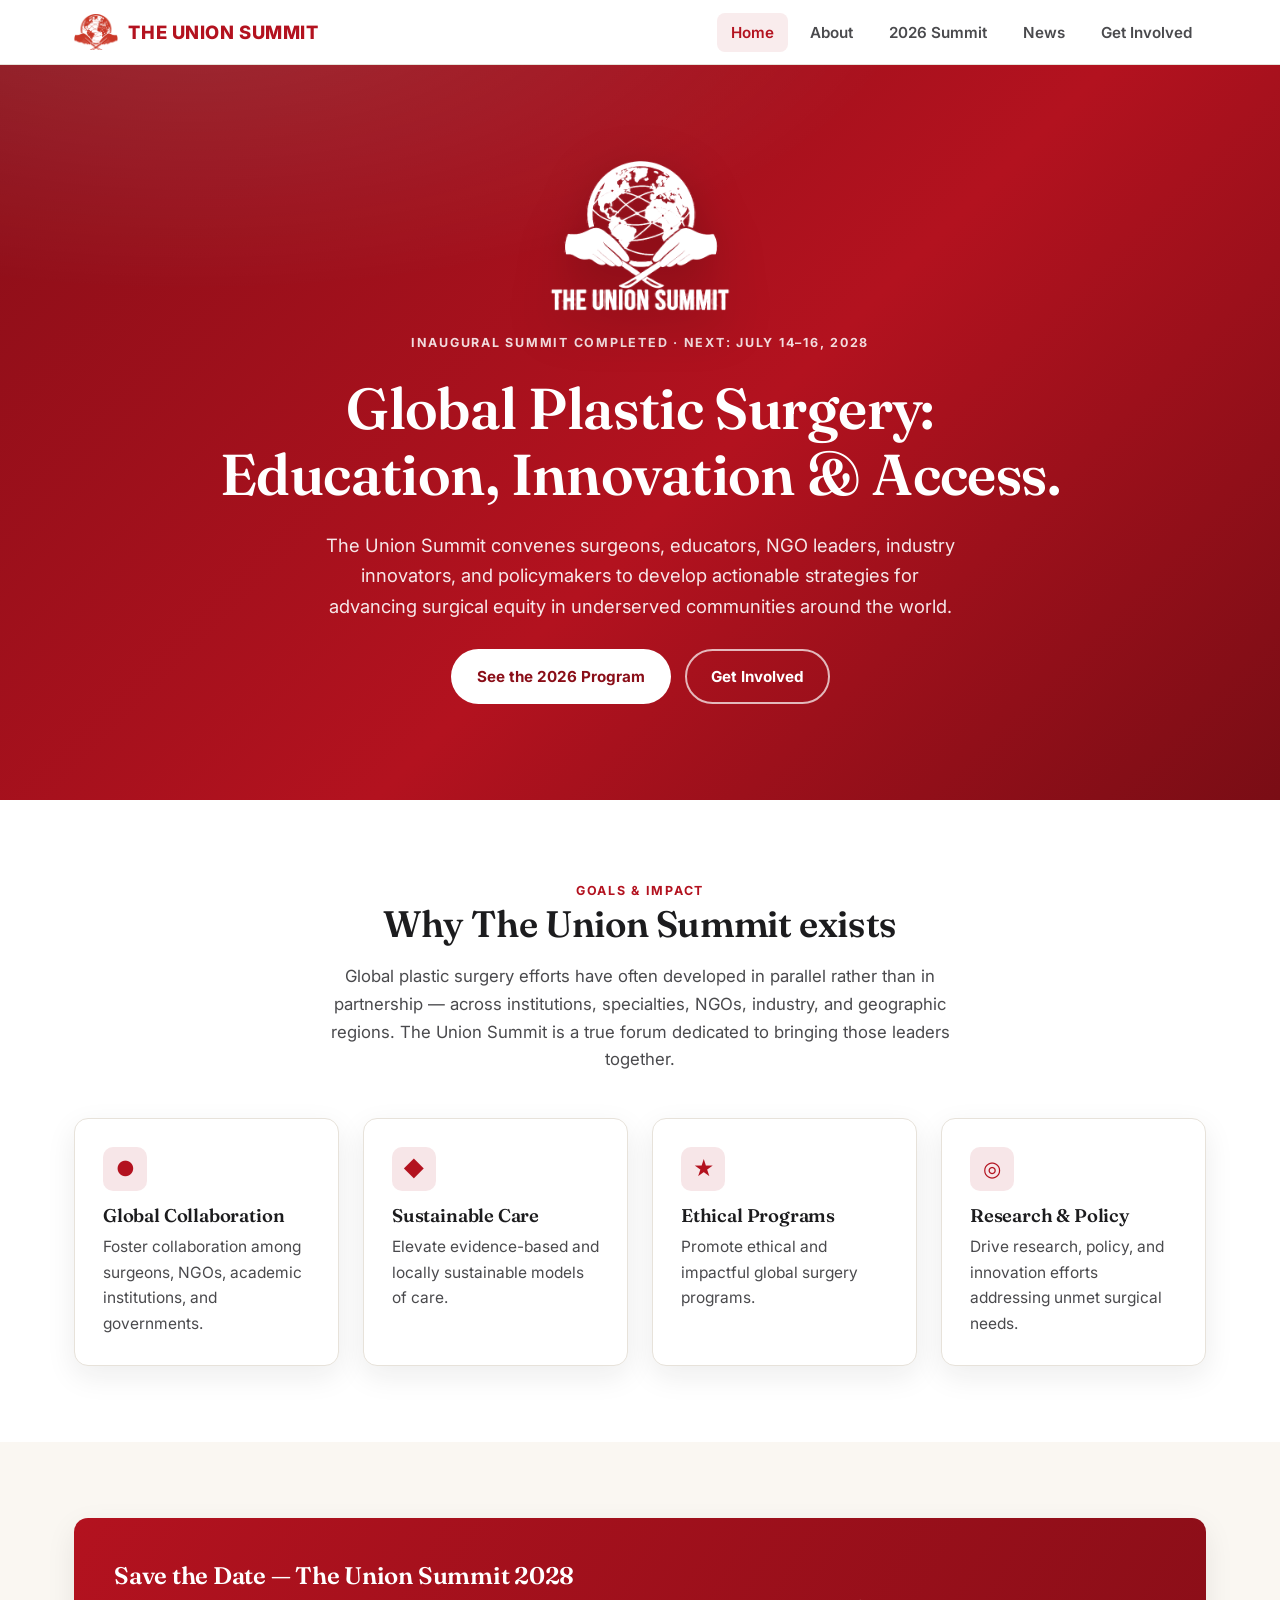
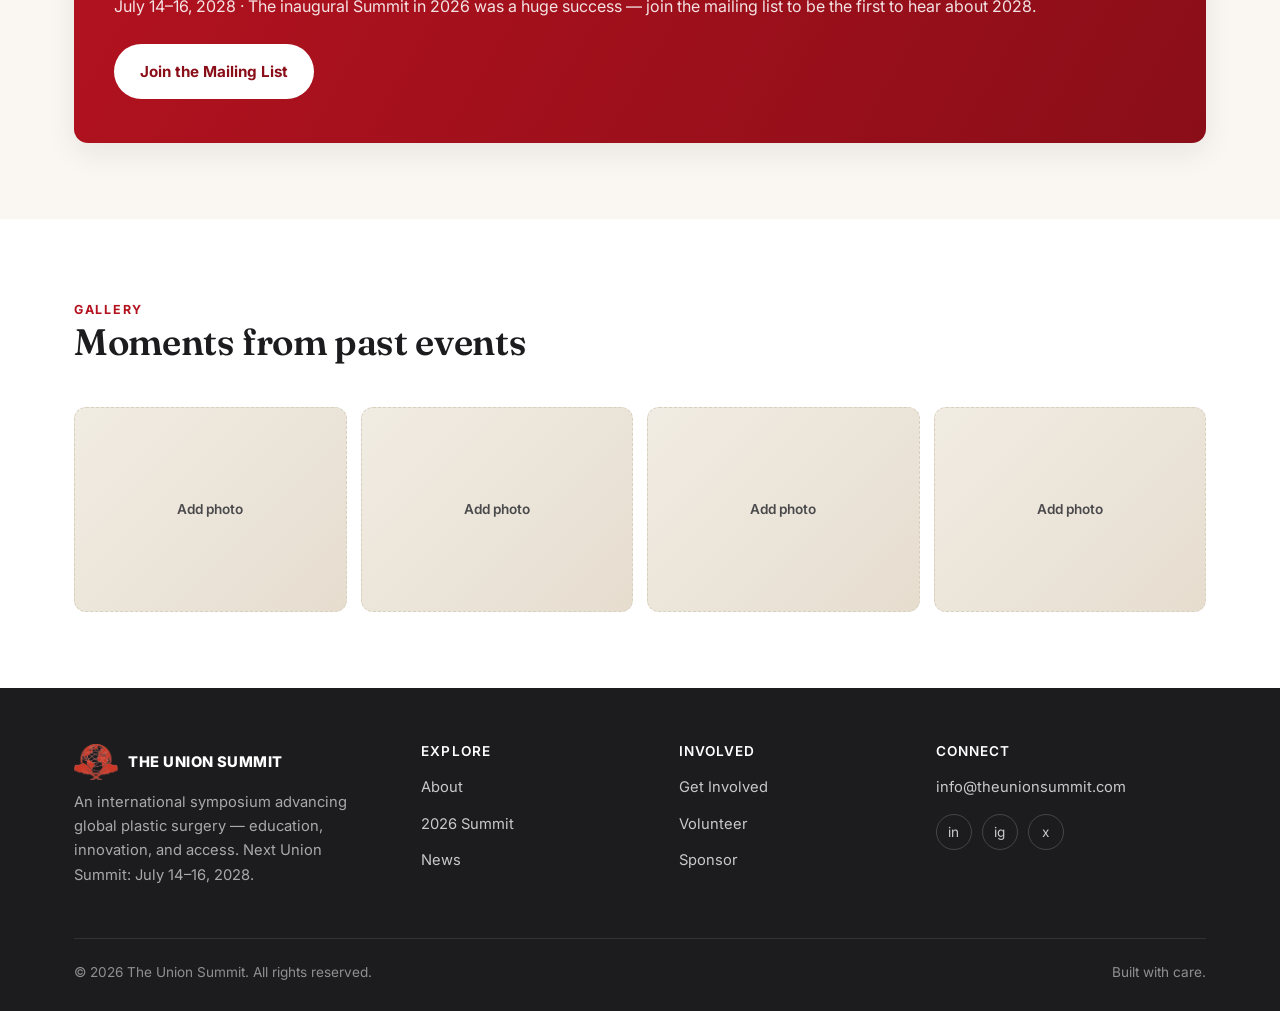
<file: index.html>
<!DOCTYPE html>
<html lang="en">
<head>
<meta charset="UTF-8">
<meta name="viewport" content="width=device-width, initial-scale=1.0">
<title>The Union Summit 2026 — Global Plastic Surgery: Education, Innovation &amp; Access</title>
<meta name="description" content="The Union Summit convenes surgeons, educators, NGO leaders, industry innovators, and policymakers to advance global plastic surgery. The inaugural Summit was held July 2026 in Madison, Wisconsin; the next is July 14–16, 2028.">
<link rel="icon" href="favicon.png" type="image/png">
<link rel="preconnect" href="https://fonts.googleapis.com">
<link href="https://fonts.googleapis.com/css2?family=Fraunces:wght@500;600;700&family=Inter:wght@400;500;600;700&display=swap" rel="stylesheet">
<link rel="stylesheet" href="style.css">
</head>
<body>

<header class="site-header">
  <div class="nav-wrap">
    <a href="index.html" class="brand">
      <img src="logo-icon.png" alt="The Union Summit logo" class="brand-mark">
      The Union Summit
    </a>
    <button class="nav-toggle" aria-label="Toggle menu" aria-expanded="false">
      <span></span><span></span><span></span>
    </button>
    <ul class="nav-links">
      <li><a href="index.html" aria-current="page">Home</a></li>
      <li><a href="about.html">About</a></li>
      <li><a href="summit2026.html">2026 Summit</a></li>
      <li><a href="news.html">News</a></li>
      <li><a href="get-involved.html">Get Involved</a></li>
    </ul>
  </div>
</header>

<section class="hero">
  <div class="container">
    <div class="hero-logo-plain">
      <img src="logo-white.png" alt="The Union Summit">
    </div>
    <span class="eyebrow">Inaugural Summit Completed · Next: July 14–16, 2028</span>
    <h1>Global Plastic Surgery: Education, Innovation &amp; Access.</h1>
    <p class="lede">The Union Summit convenes surgeons, educators, NGO leaders, industry innovators, and policymakers to develop actionable strategies for advancing surgical equity in underserved communities around the world.</p>
    <div class="hero-actions">
      <a href="summit2026.html" class="btn btn-primary">See the 2026 Program</a>
      <a href="get-involved.html" class="btn btn-outline">Get Involved</a>
    </div>
  </div>
</section>

<section class="section">
  <div class="container">
    <div class="section-head center">
      <span class="eyebrow" style="color:var(--red)">Goals &amp; Impact</span>
      <h2>Why The Union Summit exists</h2>
      <p>Global plastic surgery efforts have often developed in parallel rather than in partnership — across institutions, specialties, NGOs, industry, and geographic regions. The Union Summit is a true forum dedicated to bringing those leaders together.</p>
    </div>
    <div class="grid grid-4">
      <div class="card">
        <div class="icon">&#9679;</div>
        <h3>Global Collaboration</h3>
        <p>Foster collaboration among surgeons, NGOs, academic institutions, and governments.</p>
      </div>
      <div class="card">
        <div class="icon">&#9670;</div>
        <h3>Sustainable Care</h3>
        <p>Elevate evidence-based and locally sustainable models of care.</p>
      </div>
      <div class="card">
        <div class="icon">&#9733;</div>
        <h3>Ethical Programs</h3>
        <p>Promote ethical and impactful global surgery programs.</p>
      </div>
      <div class="card">
        <div class="icon">&#9678;</div>
        <h3>Research &amp; Policy</h3>
        <p>Drive research, policy, and innovation efforts addressing unmet surgical needs.</p>
      </div>
    </div>
  </div>
</section>

<section class="section section--cream">
  <div class="container">
    <div class="banner">
      <div>
        <h3>Save the Date — The Union Summit 2028</h3>
        <p>July 14–16, 2028 · The inaugural Summit in 2026 was a huge success — join the mailing list to be the first to hear about 2028.</p>
      </div>
      <a href="get-involved.html#mailing-list" class="btn btn-primary">Join the Mailing List</a>
    </div>
  </div>
</section>

<section class="section">
  <div class="container">
    <div class="section-head">
      <span class="eyebrow" style="color:var(--red)">Gallery</span>
      <h2>Moments from past events</h2>
    </div>
    <div class="gallery">
      <div class="ph">Add photo</div>
      <div class="ph">Add photo</div>
      <div class="ph">Add photo</div>
      <div class="ph">Add photo</div>
    </div>
  </div>
</section>

<footer class="site-footer">
  <div class="container">
    <div class="footer-grid">
      <div class="footer-brand">
        <a href="index.html" class="brand" style="color:#fff;margin-bottom:10px;display:flex">
          <img src="logo-icon.png" alt="The Union Summit logo" class="brand-mark"> The Union Summit
        </a>
        <p>An international symposium advancing global plastic surgery — education, innovation, and access. Next Union Summit: July 14–16, 2028.</p>
      </div>
      <div>
        <h4>Explore</h4>
        <ul>
          <li><a href="about.html">About</a></li>
          <li><a href="summit2026.html">2026 Summit</a></li>
          <li><a href="news.html">News</a></li>
        </ul>
      </div>
      <div>
        <h4>Involved</h4>
        <ul>
          <li><a href="get-involved.html">Get Involved</a></li>
          <li><a href="get-involved.html#volunteer">Volunteer</a></li>
          <li><a href="get-involved.html#sponsor">Sponsor</a></li>
        </ul>
      </div>
      <div>
        <h4>Connect</h4>
        <ul>
          <li><a href="mailto:info@theunionsummit.com">info@theunionsummit.com</a></li>
        </ul>
        <div class="social-row" style="margin-top:14px">
          <a href="#" aria-label="LinkedIn">in</a>
          <a href="#" aria-label="Instagram">ig</a>
          <a href="#" aria-label="X">x</a>
        </div>
      </div>
    </div>
    <div class="footer-bottom">
      <span>&copy; 2026 The Union Summit. All rights reserved.</span>
      <span>Built with care.</span>
    </div>
  </div>
</footer>

<script src="script.js"></script>
</body>
</html>
</file>
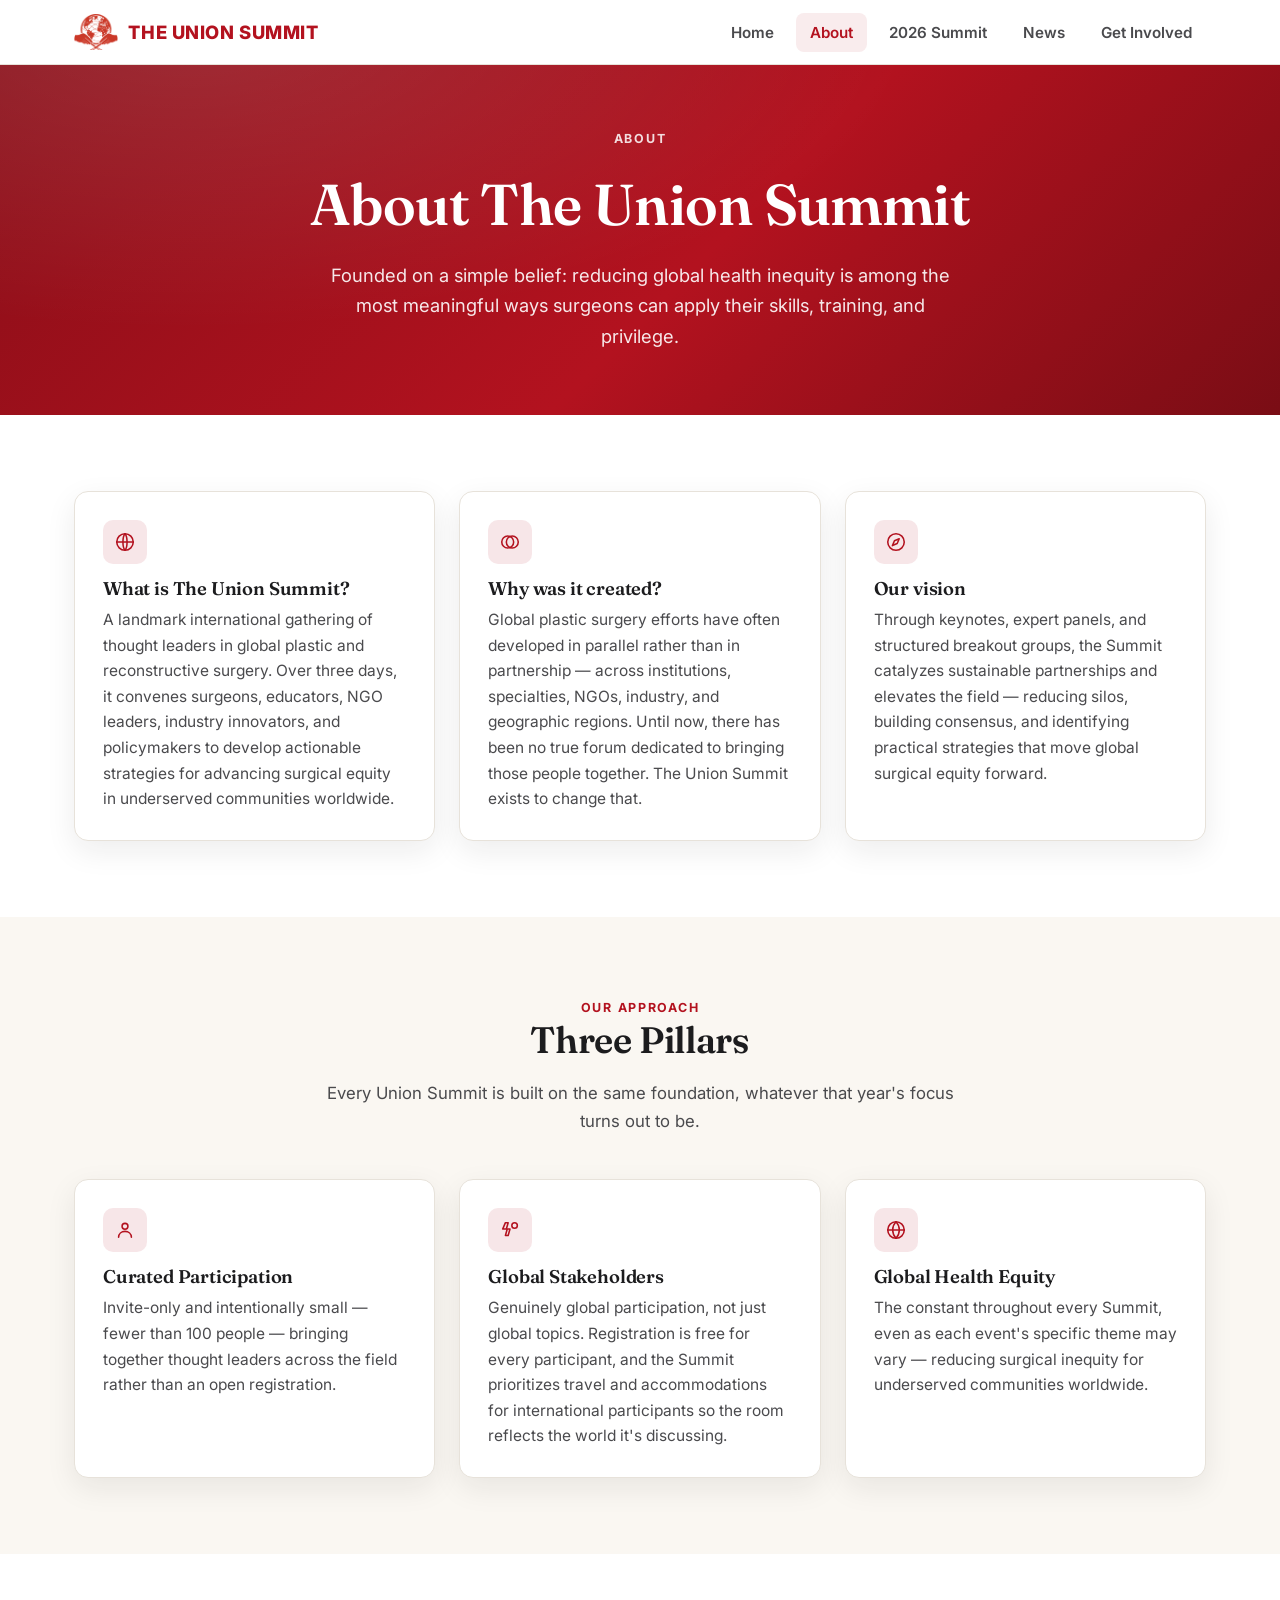
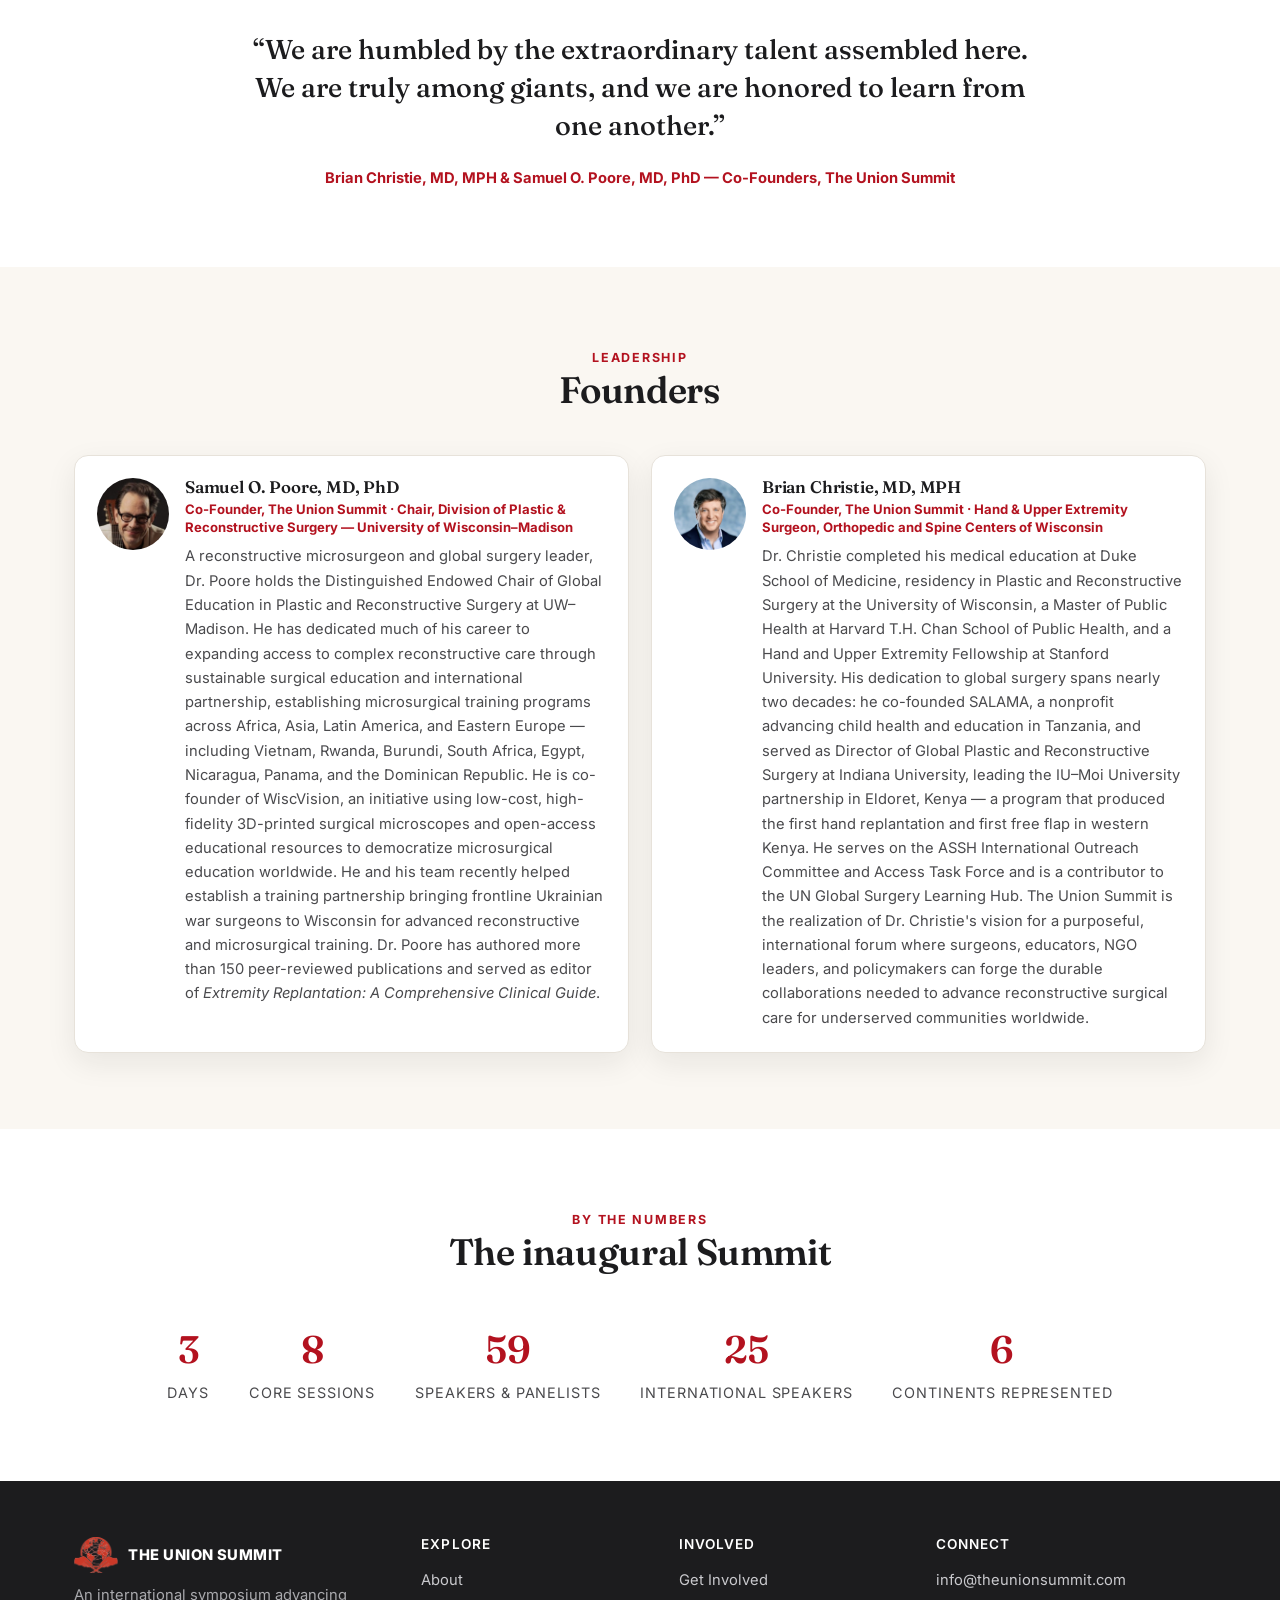
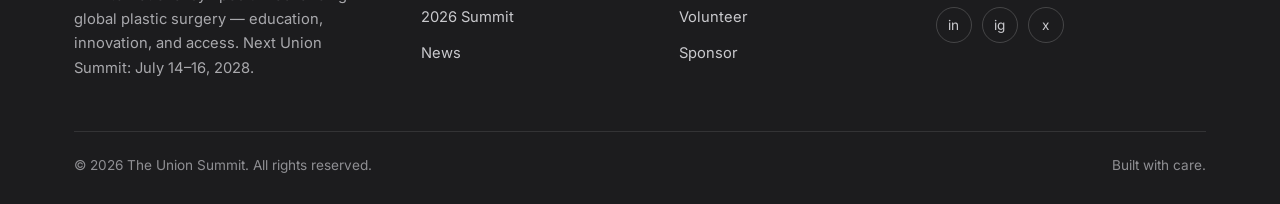
<file: about.html>
<!DOCTYPE html>
<html lang="en">
<head>
<meta charset="UTF-8">
<meta name="viewport" content="width=device-width, initial-scale=1.0">
<title>About — The Union Summit 2026</title>
<meta name="description" content="Why The Union Summit was created, what it aims to achieve, and the co-founders behind it.">
<link rel="icon" href="favicon.png" type="image/png">
<link rel="preconnect" href="https://fonts.googleapis.com">
<link href="https://fonts.googleapis.com/css2?family=Fraunces:wght@500;600;700&family=Inter:wght@400;500;600;700&display=swap" rel="stylesheet">
<link rel="stylesheet" href="style.css">
</head>
<body>

<header class="site-header">
  <div class="nav-wrap">
    <a href="index.html" class="brand">
      <img src="logo-icon.png" alt="The Union Summit logo" class="brand-mark">
      The Union Summit
    </a>
    <button class="nav-toggle" aria-label="Toggle menu" aria-expanded="false">
      <span></span><span></span><span></span>
    </button>
    <ul class="nav-links">
      <li><a href="index.html">Home</a></li>
      <li><a href="about.html" aria-current="page">About</a></li>
      <li><a href="summit2026.html">2026 Summit</a></li>
      <li><a href="news.html">News</a></li>
      <li><a href="get-involved.html">Get Involved</a></li>
    </ul>
  </div>
</header>

<section class="hero hero--sm">
  <div class="container">
    <span class="eyebrow">About</span>
    <h1>About The Union Summit</h1>
    <p class="lede">Founded on a simple belief: reducing global health inequity is among the most meaningful ways surgeons can apply their skills, training, and privilege.</p>
  </div>
</section>

<section class="section">
  <div class="container">
    <div class="grid grid-3">
      <div class="card">
        <div class="icon">
          <svg width="22" height="22" viewBox="0 0 24 24" fill="none" stroke="currentColor" stroke-width="1.7" stroke-linecap="round"><circle cx="12" cy="12" r="9"/><path d="M3 12h18"/><path d="M12 3c3 3.2 3 14.8 0 18M12 3c-3 3.2-3 14.8 0 18" fill="none"/></svg>
        </div>
        <h3>What is The Union Summit?</h3>
        <p>A landmark international gathering of thought leaders in global plastic and reconstructive surgery. Over three days, it convenes surgeons, educators, NGO leaders, industry innovators, and policymakers to develop actionable strategies for advancing surgical equity in underserved communities worldwide.</p>
      </div>
      <div class="card">
        <div class="icon">
          <svg width="22" height="22" viewBox="0 0 24 24" fill="none" stroke="currentColor" stroke-width="1.7" stroke-linecap="round"><circle cx="9.5" cy="12" r="6.5"/><circle cx="14.5" cy="12" r="6.5"/></svg>
        </div>
        <h3>Why was it created?</h3>
        <p>Global plastic surgery efforts have often developed in parallel rather than in partnership — across institutions, specialties, NGOs, industry, and geographic regions. Until now, there has been no true forum dedicated to bringing those people together. The Union Summit exists to change that.</p>
      </div>
      <div class="card">
        <div class="icon">
          <svg width="22" height="22" viewBox="0 0 24 24" fill="none" stroke="currentColor" stroke-width="1.7" stroke-linecap="round" stroke-linejoin="round"><circle cx="12" cy="12" r="9"/><path d="M15.5 8.5l-2.2 5.2-5.2 2.2 2.2-5.2z"/></svg>
        </div>
        <h3>Our vision</h3>
        <p>Through keynotes, expert panels, and structured breakout groups, the Summit catalyzes sustainable partnerships and elevates the field — reducing silos, building consensus, and identifying practical strategies that move global surgical equity forward.</p>
      </div>
    </div>
  </div>
</section>

<section class="section section--cream">
  <div class="container">
    <div class="section-head center">
      <span class="eyebrow" style="color:var(--red)">Our Approach</span>
      <h2>Three Pillars</h2>
      <p>Every Union Summit is built on the same foundation, whatever that year's focus turns out to be.</p>
    </div>
    <div class="grid grid-3">
      <div class="card">
        <div class="icon">
          <svg width="22" height="22" viewBox="0 0 24 24" fill="none" stroke="currentColor" stroke-width="1.7" stroke-linecap="round" stroke-linejoin="round"><circle cx="12" cy="8" r="3.2"/><path d="M5 20c0-4 3.2-6.5 7-6.5s7 2.5 7 6.5"/></svg>
        </div>
        <h3>Curated Participation</h3>
        <p>Invite-only and intentionally small — fewer than 100 people — bringing together thought leaders across the field rather than an open registration.</p>
      </div>
      <div class="card">
        <div class="icon">
          <svg width="22" height="22" viewBox="0 0 24 24" fill="none" stroke="currentColor" stroke-width="1.7" stroke-linecap="round" stroke-linejoin="round"><path d="M4 11l3-7h3l-2 7h4l-2 7h-3l2-7z"/><circle cx="17" cy="7" r="3"/></svg>
        </div>
        <h3>Global Stakeholders</h3>
        <p>Genuinely global participation, not just global topics. Registration is free for every participant, and the Summit prioritizes travel and accommodations for international participants so the room reflects the world it's discussing.</p>
      </div>
      <div class="card">
        <div class="icon">
          <svg width="22" height="22" viewBox="0 0 24 24" fill="none" stroke="currentColor" stroke-width="1.7" stroke-linecap="round" stroke-linejoin="round"><circle cx="12" cy="12" r="9"/><path d="M12 3a13 13 0 000 18M12 3a13 13 0 010 18M3 12h18"/></svg>
        </div>
        <h3>Global Health Equity</h3>
        <p>The constant throughout every Summit, even as each event's specific theme may vary — reducing surgical inequity for underserved communities worldwide.</p>
      </div>
    </div>
  </div>
</section>

<section class="section">
  <div class="container">
    <div class="pull-quote">
      <blockquote>We are humbled by the extraordinary talent assembled here. We are truly among giants, and we are honored to learn from one another.</blockquote>
      <cite>Brian Christie, MD, MPH &amp; Samuel O. Poore, MD, PhD — Co-Founders, The Union Summit</cite>
    </div>
  </div>
</section>

<section class="section section--cream">
  <div class="container">
    <div class="section-head center">
      <span class="eyebrow" style="color:var(--red)">Leadership</span>
      <h2>Founders</h2>
    </div>
    <div class="people">
      <div class="person">
        <img src="poore.jpg" alt="Samuel O. Poore" class="person-avatar">
        <div>
          <h4>Samuel O. Poore, MD, PhD</h4>
          <div class="person-title">Co-Founder, The Union Summit · Chair, Division of Plastic &amp; Reconstructive Surgery — University of Wisconsin–Madison</div>
          <p class="bio">A reconstructive microsurgeon and global surgery leader, Dr. Poore holds the Distinguished Endowed Chair of Global Education in Plastic and Reconstructive Surgery at UW–Madison. He has dedicated much of his career to expanding access to complex reconstructive care through sustainable surgical education and international partnership, establishing microsurgical training programs across Africa, Asia, Latin America, and Eastern Europe — including Vietnam, Rwanda, Burundi, South Africa, Egypt, Nicaragua, Panama, and the Dominican Republic. He is co-founder of WiscVision, an initiative using low-cost, high-fidelity 3D-printed surgical microscopes and open-access educational resources to democratize microsurgical education worldwide. He and his team recently helped establish a training partnership bringing frontline Ukrainian war surgeons to Wisconsin for advanced reconstructive and microsurgical training. Dr. Poore has authored more than 150 peer-reviewed publications and served as editor of <em>Extremity Replantation: A Comprehensive Clinical Guide</em>.</p>
        </div>
      </div>
      <div class="person">
        <img src="christie.jpg" alt="Brian Christie" class="person-avatar">
        <div>
          <h4>Brian Christie, MD, MPH</h4>
          <div class="person-title">Co-Founder, The Union Summit · Hand &amp; Upper Extremity Surgeon, Orthopedic and Spine Centers of Wisconsin</div>
          <p class="bio">Dr. Christie completed his medical education at Duke School of Medicine, residency in Plastic and Reconstructive Surgery at the University of Wisconsin, a Master of Public Health at Harvard T.H. Chan School of Public Health, and a Hand and Upper Extremity Fellowship at Stanford University. His dedication to global surgery spans nearly two decades: he co-founded SALAMA, a nonprofit advancing child health and education in Tanzania, and served as Director of Global Plastic and Reconstructive Surgery at Indiana University, leading the IU–Moi University partnership in Eldoret, Kenya — a program that produced the first hand replantation and first free flap in western Kenya. He serves on the ASSH International Outreach Committee and Access Task Force and is a contributor to the UN Global Surgery Learning Hub. The Union Summit is the realization of Dr. Christie's vision for a purposeful, international forum where surgeons, educators, NGO leaders, and policymakers can forge the durable collaborations needed to advance reconstructive surgical care for underserved communities worldwide.</p>
        </div>
      </div>
    </div>
  </div>
</section>

<section class="section">
  <div class="container">
    <div class="section-head center">
      <span class="eyebrow" style="color:var(--red)">By the Numbers</span>
      <h2>The inaugural Summit</h2>
    </div>
    <div class="stats">
      <div class="stat"><div class="num">3</div><div class="label">Days</div></div>
      <div class="stat"><div class="num">8</div><div class="label">Core Sessions</div></div>
      <div class="stat"><div class="num">59</div><div class="label">Speakers &amp; Panelists</div></div>
      <div class="stat"><div class="num">25</div><div class="label">International Speakers</div></div>
      <div class="stat"><div class="num">6</div><div class="label">Continents Represented</div></div>
    </div>
  </div>
</section>

<footer class="site-footer">
  <div class="container">
    <div class="footer-grid">
      <div class="footer-brand">
        <a href="index.html" class="brand" style="color:#fff;margin-bottom:10px;display:flex">
          <img src="logo-icon.png" alt="The Union Summit logo" class="brand-mark"> The Union Summit
        </a>
        <p>An international symposium advancing global plastic surgery — education, innovation, and access. Next Union Summit: July 14–16, 2028.</p>
      </div>
      <div>
        <h4>Explore</h4>
        <ul>
          <li><a href="about.html">About</a></li>
          <li><a href="summit2026.html">2026 Summit</a></li>
          <li><a href="news.html">News</a></li>
        </ul>
      </div>
      <div>
        <h4>Involved</h4>
        <ul>
          <li><a href="get-involved.html">Get Involved</a></li>
          <li><a href="get-involved.html#volunteer">Volunteer</a></li>
          <li><a href="get-involved.html#sponsor">Sponsor</a></li>
        </ul>
      </div>
      <div>
        <h4>Connect</h4>
        <ul>
          <li><a href="mailto:info@theunionsummit.com">info@theunionsummit.com</a></li>
        </ul>
        <div class="social-row" style="margin-top:14px">
          <a href="#" aria-label="LinkedIn">in</a>
          <a href="#" aria-label="Instagram">ig</a>
          <a href="#" aria-label="X">x</a>
        </div>
      </div>
    </div>
    <div class="footer-bottom">
      <span>&copy; 2026 The Union Summit. All rights reserved.</span>
      <span>Built with care.</span>
    </div>
  </div>
</footer>

<script src="script.js"></script>
</body>
</html>
</file>
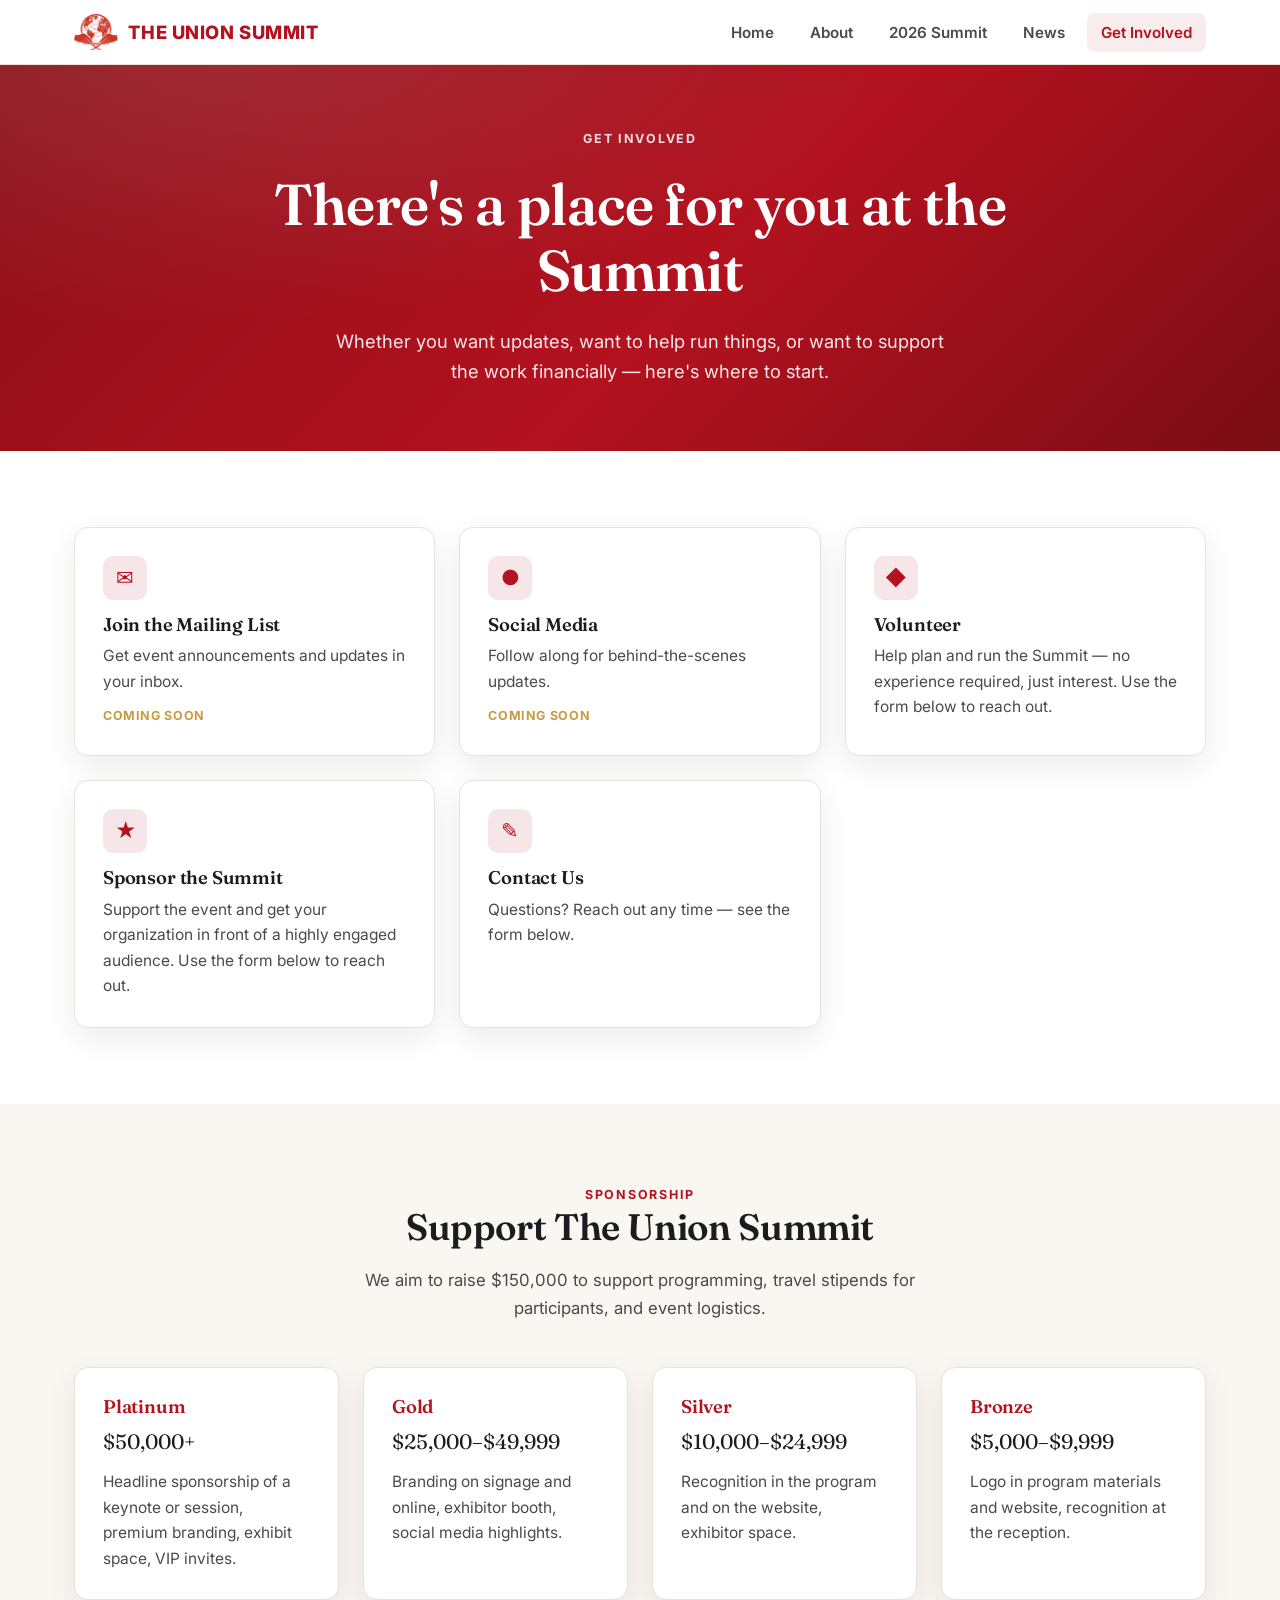
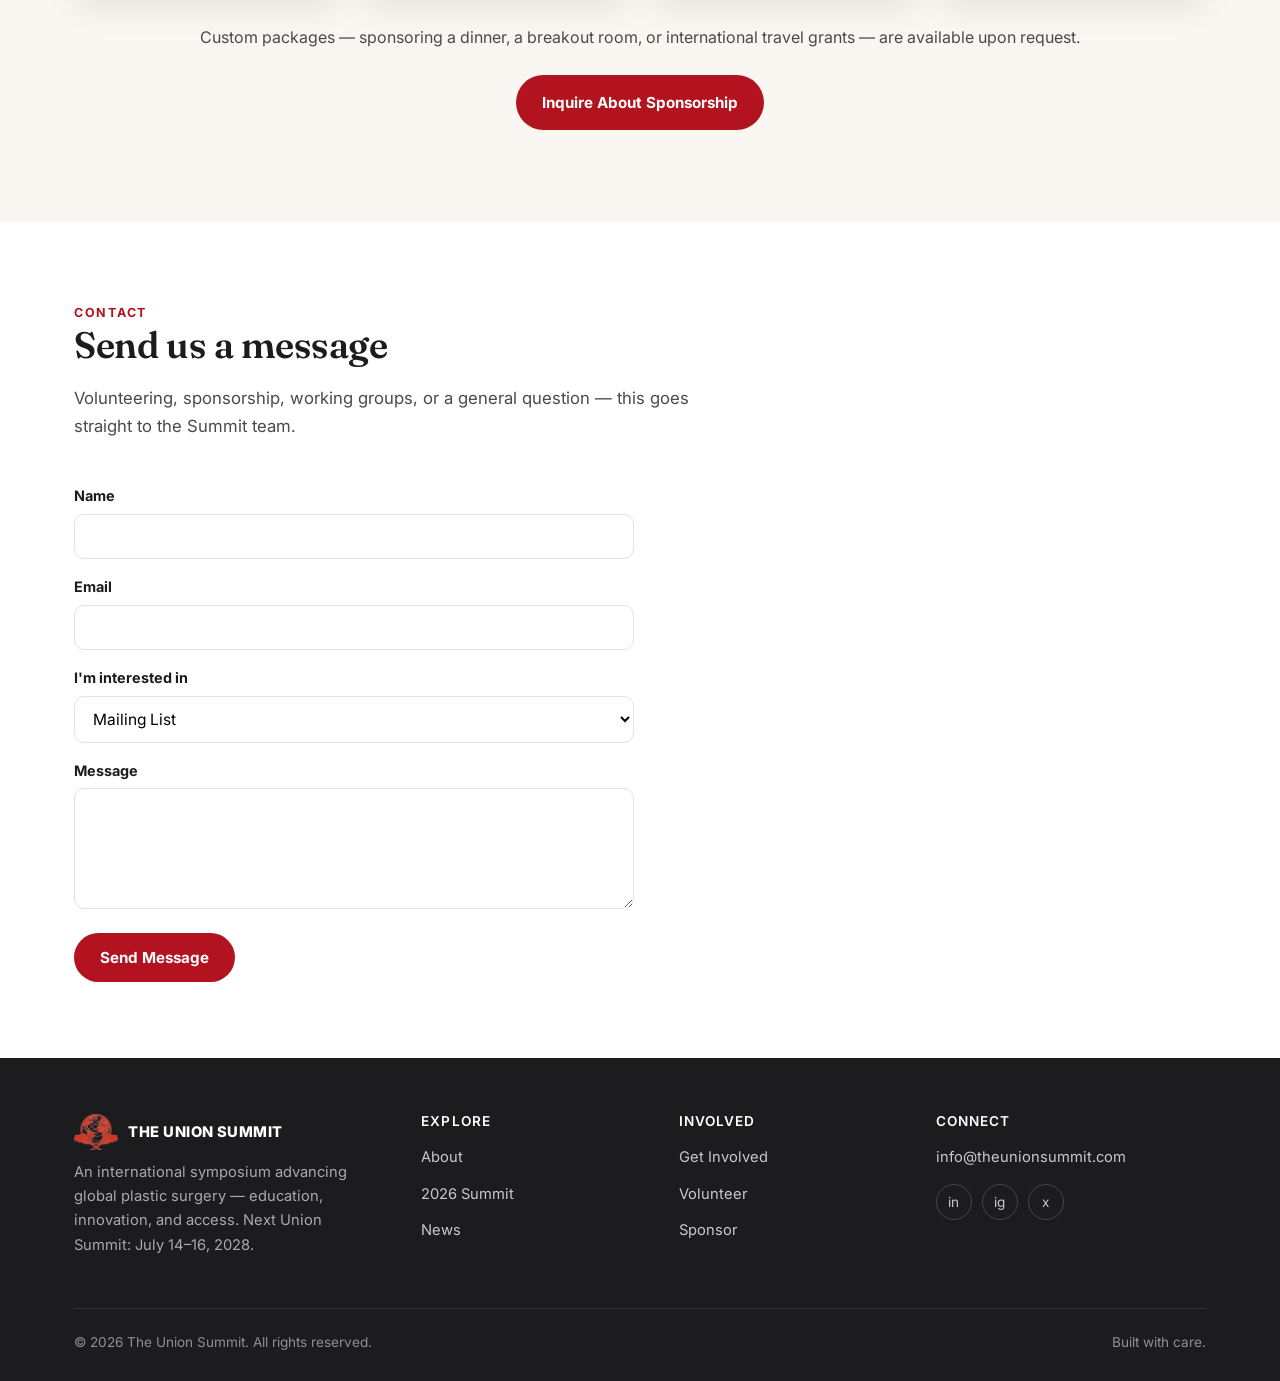
<file: get-involved.html>
<!DOCTYPE html>
<html lang="en">
<head>
<meta charset="UTF-8">
<meta name="viewport" content="width=device-width, initial-scale=1.0">
<title>Get Involved — The Union Summit</title>
<meta name="description" content="Join the mailing list, volunteer, sponsor, or contact The Union Summit team.">
<link rel="icon" href="favicon.png" type="image/png">
<link rel="preconnect" href="https://fonts.googleapis.com">
<link href="https://fonts.googleapis.com/css2?family=Fraunces:wght@500;600;700&family=Inter:wght@400;500;600;700&display=swap" rel="stylesheet">
<link rel="stylesheet" href="style.css">
</head>
<body>

<header class="site-header">
  <div class="nav-wrap">
    <a href="index.html" class="brand">
      <img src="logo-icon.png" alt="The Union Summit logo" class="brand-mark">
      The Union Summit
    </a>
    <button class="nav-toggle" aria-label="Toggle menu" aria-expanded="false">
      <span></span><span></span><span></span>
    </button>
    <ul class="nav-links">
      <li><a href="index.html">Home</a></li>
      <li><a href="about.html">About</a></li>
      <li><a href="summit2026.html">2026 Summit</a></li>
      <li><a href="news.html">News</a></li>
      <li><a href="get-involved.html" aria-current="page">Get Involved</a></li>
    </ul>
  </div>
</header>

<section class="hero hero--sm">
  <div class="container">
    <span class="eyebrow">Get Involved</span>
    <h1>There's a place for you at the Summit</h1>
    <p class="lede">Whether you want updates, want to help run things, or want to support the work financially — here's where to start.</p>
  </div>
</section>

<section class="section">
  <div class="container">
    <div class="grid grid-3">
      <div class="card" id="mailing-list">
        <div class="icon">&#9993;</div>
        <h3>Join the Mailing List</h3>
        <p>Get event announcements and updates in your inbox.</p>
        <span class="placeholder-note">Coming soon</span>
      </div>
      <div class="card">
        <div class="icon">&#9679;</div>
        <h3>Social Media</h3>
        <p>Follow along for behind-the-scenes updates.</p>
        <span class="placeholder-note">Coming soon</span>
      </div>
      <a href="#contact" class="card" id="volunteer" style="text-decoration:none">
        <div class="icon">&#9670;</div>
        <h3>Volunteer</h3>
        <p>Help plan and run the Summit — no experience required, just interest. Use the form below to reach out.</p>
      </a>
      <a href="#contact" class="card" id="sponsor" style="text-decoration:none">
        <div class="icon">&#9733;</div>
        <h3>Sponsor the Summit</h3>
        <p>Support the event and get your organization in front of a highly engaged audience. Use the form below to reach out.</p>
      </a>
      <a href="#contact" class="card" style="text-decoration:none">
        <div class="icon">&#9998;</div>
        <h3>Contact Us</h3>
        <p>Questions? Reach out any time — see the form below.</p>
      </a>
    </div>
  </div>
</section>

<section class="section section--cream">
  <div class="container">
    <div class="section-head center">
      <span class="eyebrow" style="color:var(--red)">Sponsorship</span>
      <h2>Support The Union Summit</h2>
      <p>We aim to raise $150,000 to support programming, travel stipends for participants, and event logistics.</p>
    </div>
    <div class="grid grid-4">
      <div class="card">
        <h3 style="color:var(--red)">Platinum</h3>
        <p style="font-family:var(--font-head);font-size:1.3rem;color:var(--ink);margin-bottom:10px">$50,000+</p>
        <p>Headline sponsorship of a keynote or session, premium branding, exhibit space, VIP invites.</p>
      </div>
      <div class="card">
        <h3 style="color:var(--red)">Gold</h3>
        <p style="font-family:var(--font-head);font-size:1.3rem;color:var(--ink);margin-bottom:10px">$25,000–$49,999</p>
        <p>Branding on signage and online, exhibitor booth, social media highlights.</p>
      </div>
      <div class="card">
        <h3 style="color:var(--red)">Silver</h3>
        <p style="font-family:var(--font-head);font-size:1.3rem;color:var(--ink);margin-bottom:10px">$10,000–$24,999</p>
        <p>Recognition in the program and on the website, exhibitor space.</p>
      </div>
      <div class="card">
        <h3 style="color:var(--red)">Bronze</h3>
        <p style="font-family:var(--font-head);font-size:1.3rem;color:var(--ink);margin-bottom:10px">$5,000–$9,999</p>
        <p>Logo in program materials and website, recognition at the reception.</p>
      </div>
    </div>
    <p class="text-center" style="color:var(--ink-soft);margin-top:24px">Custom packages — sponsoring a dinner, a breakout room, or international travel grants — are available upon request.</p>
    <p class="text-center" style="margin-top:24px"><a href="#contact" class="btn btn-solid">Inquire About Sponsorship</a></p>
  </div>
</section>

<section class="section" id="contact">
  <div class="container">
    <div class="section-head">
      <span class="eyebrow" style="color:var(--red)">Contact</span>
      <h2>Send us a message</h2>
      <p>Volunteering, sponsorship, working groups, or a general question — this goes straight to the Summit team.</p>
    </div>
    <!--
      EDITOR NOTE: this form currently opens the visitor's email app (mailto),
      which is clunky and drops attachments/formatting. To make it submit
      directly from the page to info@theunionsummit.com, connect Formspree
      (free): create a form at formspree.io targeting info@theunionsummit.com,
      then replace the action="mailto:..." line below with:
        action="https://formspree.io/f/YOUR_FORM_ID" method="POST"
      and remove the enctype attribute.
    -->
    <form class="form" action="mailto:info@theunionsummit.com" method="post" enctype="text/plain">
      <label for="name">Name</label>
      <input type="text" id="name" name="name" required>

      <label for="email">Email</label>
      <input type="email" id="email" name="email" required>

      <label for="interest">I'm interested in</label>
      <select id="interest" name="interest">
        <option>Mailing List</option>
        <option>Volunteering</option>
        <option>Sponsorship</option>
        <option>Working Groups</option>
        <option>General Question</option>
      </select>

      <label for="message">Message</label>
      <textarea id="message" name="message" rows="5" required></textarea>

      <button type="submit" class="btn btn-solid">Send Message</button>
    </form>
  </div>
</section>

<footer class="site-footer">
  <div class="container">
    <div class="footer-grid">
      <div class="footer-brand">
        <a href="index.html" class="brand" style="color:#fff;margin-bottom:10px;display:flex">
          <img src="logo-icon.png" alt="The Union Summit logo" class="brand-mark"> The Union Summit
        </a>
        <p>An international symposium advancing global plastic surgery — education, innovation, and access. Next Union Summit: July 14–16, 2028.</p>
      </div>
      <div>
        <h4>Explore</h4>
        <ul>
          <li><a href="about.html">About</a></li>
          <li><a href="summit2026.html">2026 Summit</a></li>
          <li><a href="news.html">News</a></li>
        </ul>
      </div>
      <div>
        <h4>Involved</h4>
        <ul>
          <li><a href="get-involved.html">Get Involved</a></li>
          <li><a href="get-involved.html#volunteer">Volunteer</a></li>
          <li><a href="get-involved.html#sponsor">Sponsor</a></li>
        </ul>
      </div>
      <div>
        <h4>Connect</h4>
        <ul>
          <li><a href="mailto:info@theunionsummit.com">info@theunionsummit.com</a></li>
        </ul>
        <div class="social-row" style="margin-top:14px">
          <a href="#" aria-label="LinkedIn">in</a>
          <a href="#" aria-label="Instagram">ig</a>
          <a href="#" aria-label="X">x</a>
        </div>
      </div>
    </div>
    <div class="footer-bottom">
      <span>&copy; 2026 The Union Summit. All rights reserved.</span>
      <span>Built with care.</span>
    </div>
  </div>
</footer>

<script src="script.js"></script>
</body>
</html>
</file>
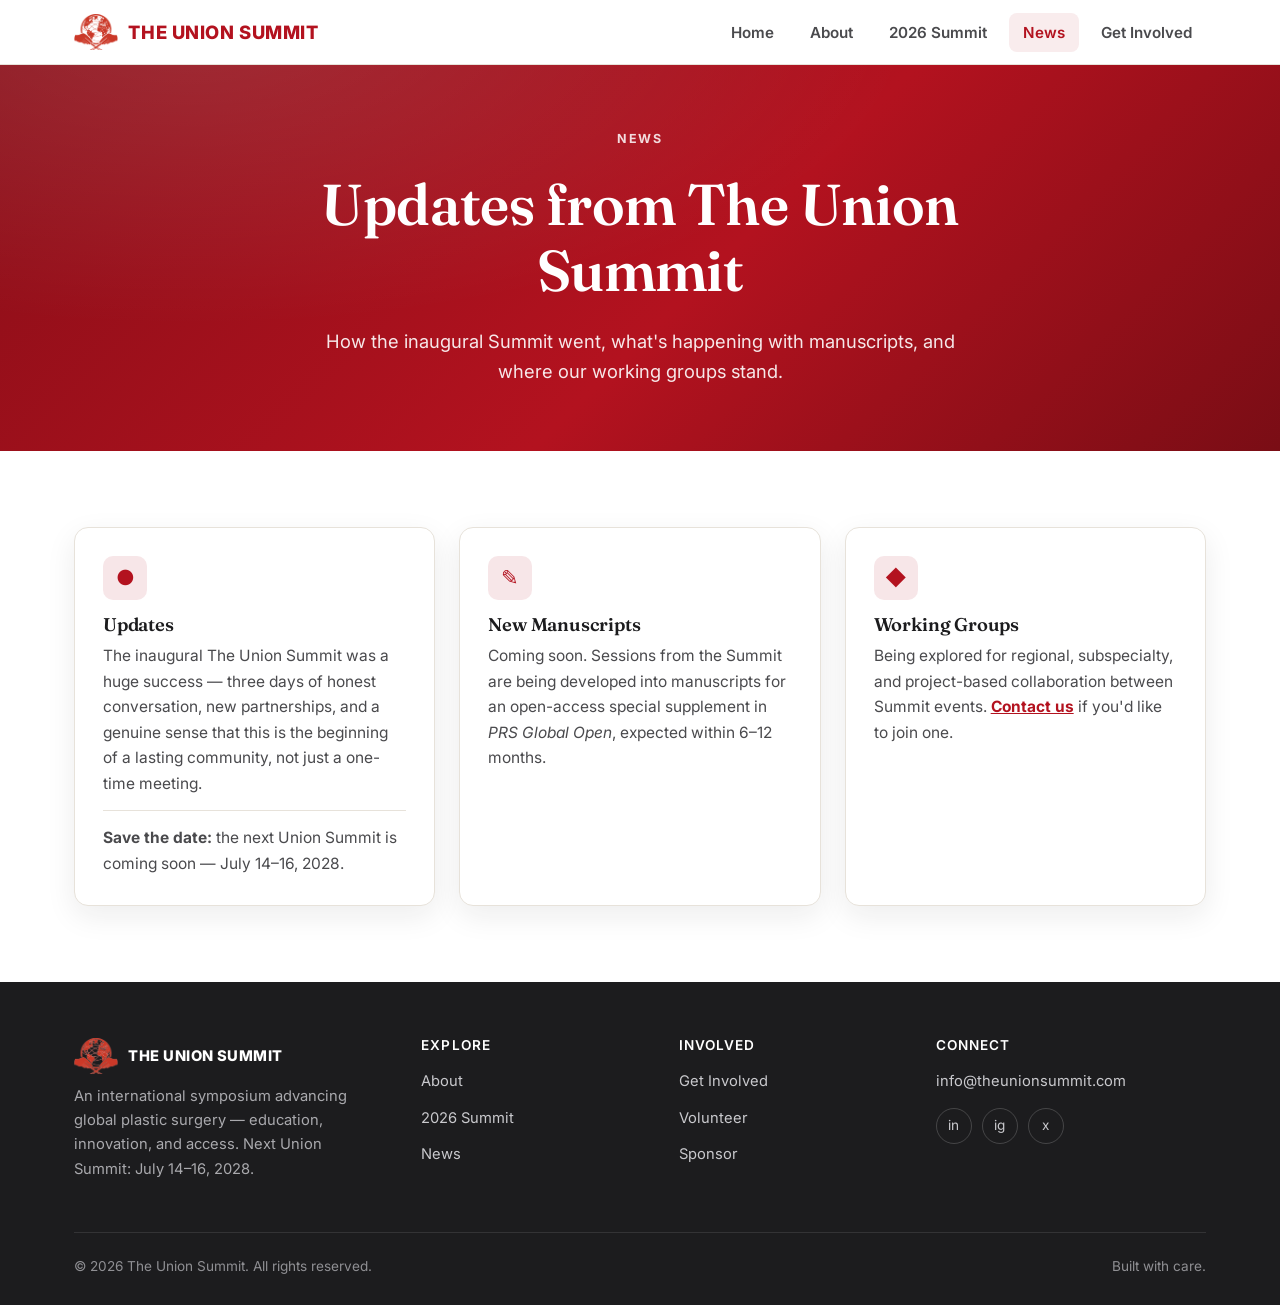
<file: news.html>
<!DOCTYPE html>
<html lang="en">
<head>
<meta charset="UTF-8">
<meta name="viewport" content="width=device-width, initial-scale=1.0">
<title>News — The Union Summit</title>
<meta name="description" content="News from The Union Summit — how the inaugural 2026 event went, upcoming manuscripts, and ongoing working groups.">
<link rel="icon" href="favicon.png" type="image/png">
<link rel="preconnect" href="https://fonts.googleapis.com">
<link href="https://fonts.googleapis.com/css2?family=Fraunces:wght@500;600;700&family=Inter:wght@400;500;600;700&display=swap" rel="stylesheet">
<link rel="stylesheet" href="style.css">
</head>
<body>

<header class="site-header">
  <div class="nav-wrap">
    <a href="index.html" class="brand">
      <img src="logo-icon.png" alt="The Union Summit logo" class="brand-mark">
      The Union Summit
    </a>
    <button class="nav-toggle" aria-label="Toggle menu" aria-expanded="false">
      <span></span><span></span><span></span>
    </button>
    <ul class="nav-links">
      <li><a href="index.html">Home</a></li>
      <li><a href="about.html">About</a></li>
      <li><a href="summit2026.html">2026 Summit</a></li>
      <li><a href="news.html" aria-current="page">News</a></li>
      <li><a href="get-involved.html">Get Involved</a></li>
    </ul>
  </div>
</header>

<section class="hero hero--sm">
  <div class="container">
    <span class="eyebrow">News</span>
    <h1>Updates from The Union Summit</h1>
    <p class="lede">How the inaugural Summit went, what's happening with manuscripts, and where our working groups stand.</p>
  </div>
</section>

<section class="section">
  <div class="container">
    <div class="grid grid-3">
      <div class="card">
        <div class="icon">&#9679;</div>
        <h3>Updates</h3>
        <p>The inaugural The Union Summit was a huge success — three days of honest conversation, new partnerships, and a genuine sense that this is the beginning of a lasting community, not just a one-time meeting.</p>
        <p style="margin-top:14px;padding-top:14px;border-top:1px solid var(--line)"><strong>Save the date:</strong> the next Union Summit is coming soon — July 14–16, 2028.</p>
      </div>
      <div class="card">
        <div class="icon">&#9998;</div>
        <h3>New Manuscripts</h3>
        <p>Coming soon. Sessions from the Summit are being developed into manuscripts for an open-access special supplement in <em>PRS Global Open</em>, expected within 6–12 months.</p>
      </div>
      <div class="card">
        <div class="icon">&#9670;</div>
        <h3>Working Groups</h3>
        <p>Being explored for regional, subspecialty, and project-based collaboration between Summit events. <a href="get-involved.html#contact" style="color:var(--red);font-weight:700">Contact us</a> if you'd like to join one.</p>
      </div>
    </div>
  </div>
</section>

<footer class="site-footer">
  <div class="container">
    <div class="footer-grid">
      <div class="footer-brand">
        <a href="index.html" class="brand" style="color:#fff;margin-bottom:10px;display:flex">
          <img src="logo-icon.png" alt="The Union Summit logo" class="brand-mark"> The Union Summit
        </a>
        <p>An international symposium advancing global plastic surgery — education, innovation, and access. Next Union Summit: July 14–16, 2028.</p>
      </div>
      <div>
        <h4>Explore</h4>
        <ul>
          <li><a href="about.html">About</a></li>
          <li><a href="summit2026.html">2026 Summit</a></li>
          <li><a href="news.html">News</a></li>
        </ul>
      </div>
      <div>
        <h4>Involved</h4>
        <ul>
          <li><a href="get-involved.html">Get Involved</a></li>
          <li><a href="get-involved.html#volunteer">Volunteer</a></li>
          <li><a href="get-involved.html#sponsor">Sponsor</a></li>
        </ul>
      </div>
      <div>
        <h4>Connect</h4>
        <ul>
          <li><a href="mailto:info@theunionsummit.com">info@theunionsummit.com</a></li>
        </ul>
        <div class="social-row" style="margin-top:14px">
          <a href="#" aria-label="LinkedIn">in</a>
          <a href="#" aria-label="Instagram">ig</a>
          <a href="#" aria-label="X">x</a>
        </div>
      </div>
    </div>
    <div class="footer-bottom">
      <span>&copy; 2026 The Union Summit. All rights reserved.</span>
      <span>Built with care.</span>
    </div>
  </div>
</footer>

<script src="script.js"></script>
</body>
</html>
</file>
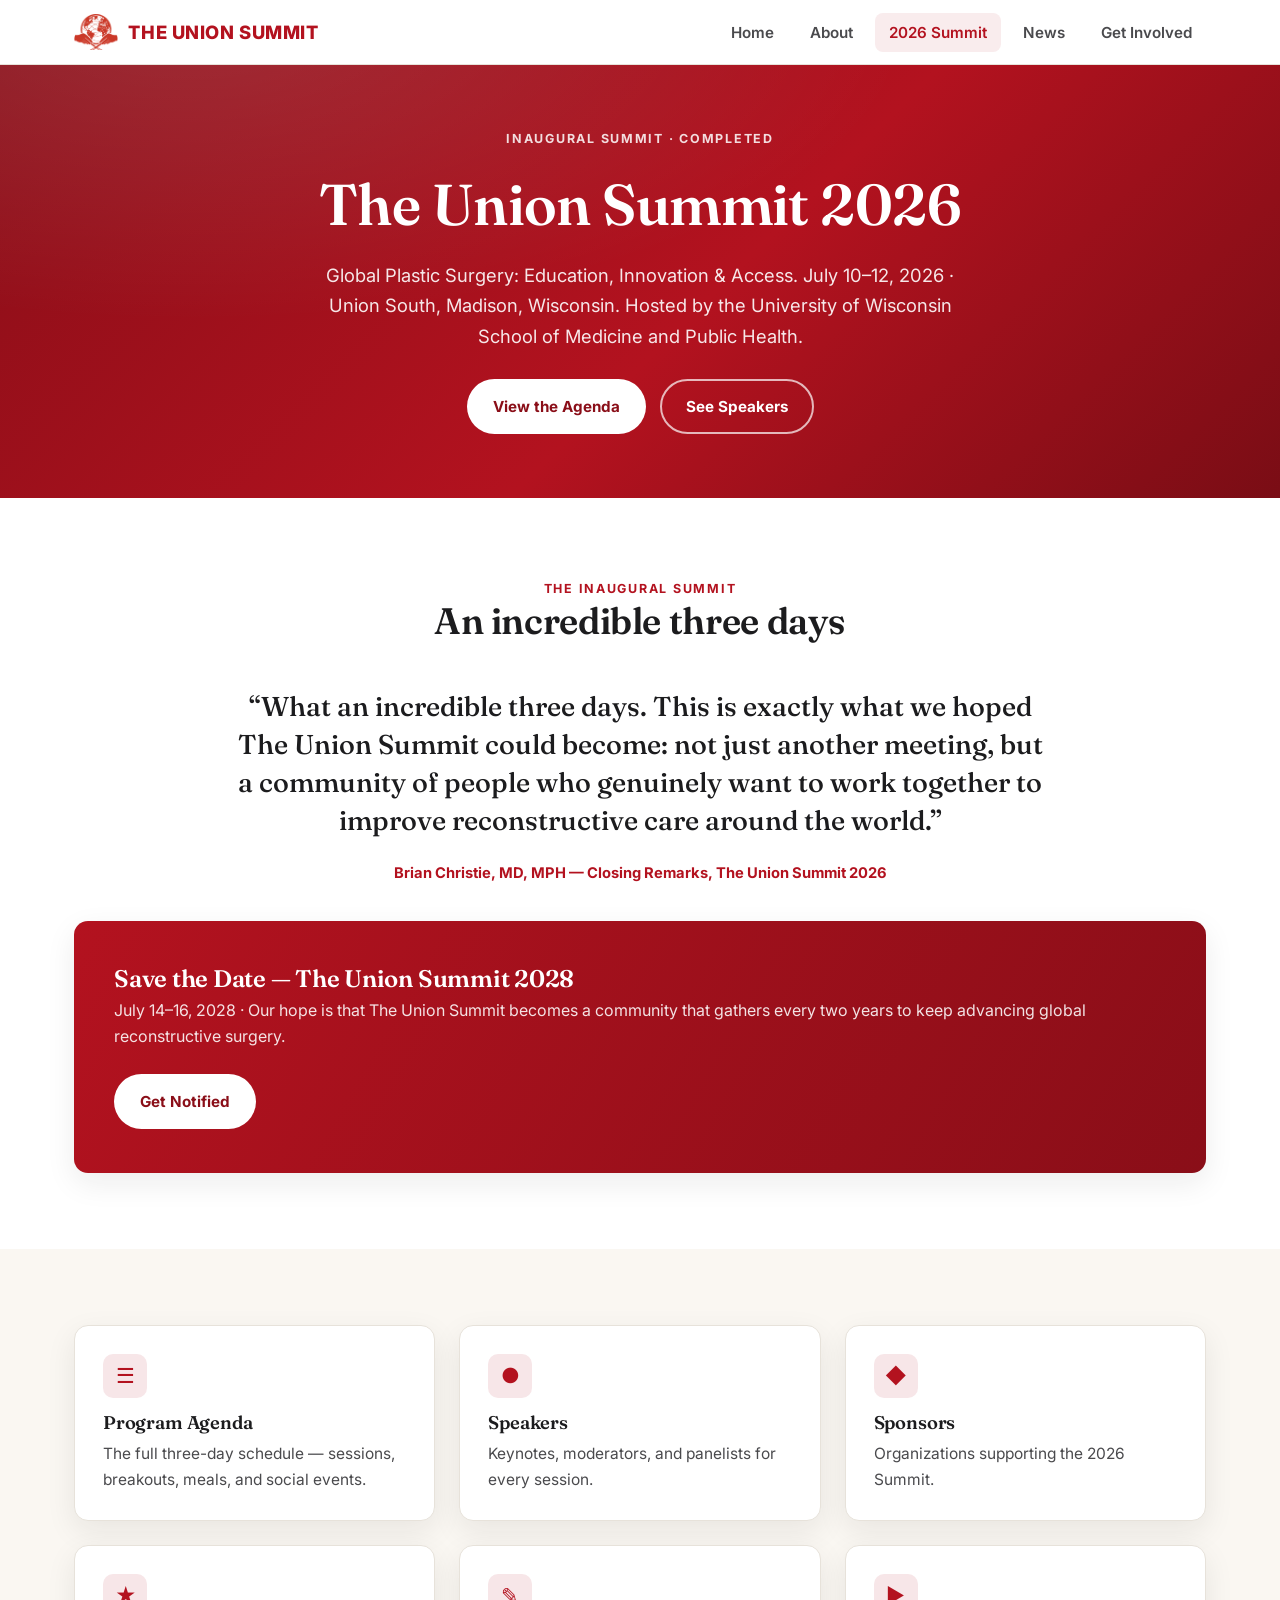
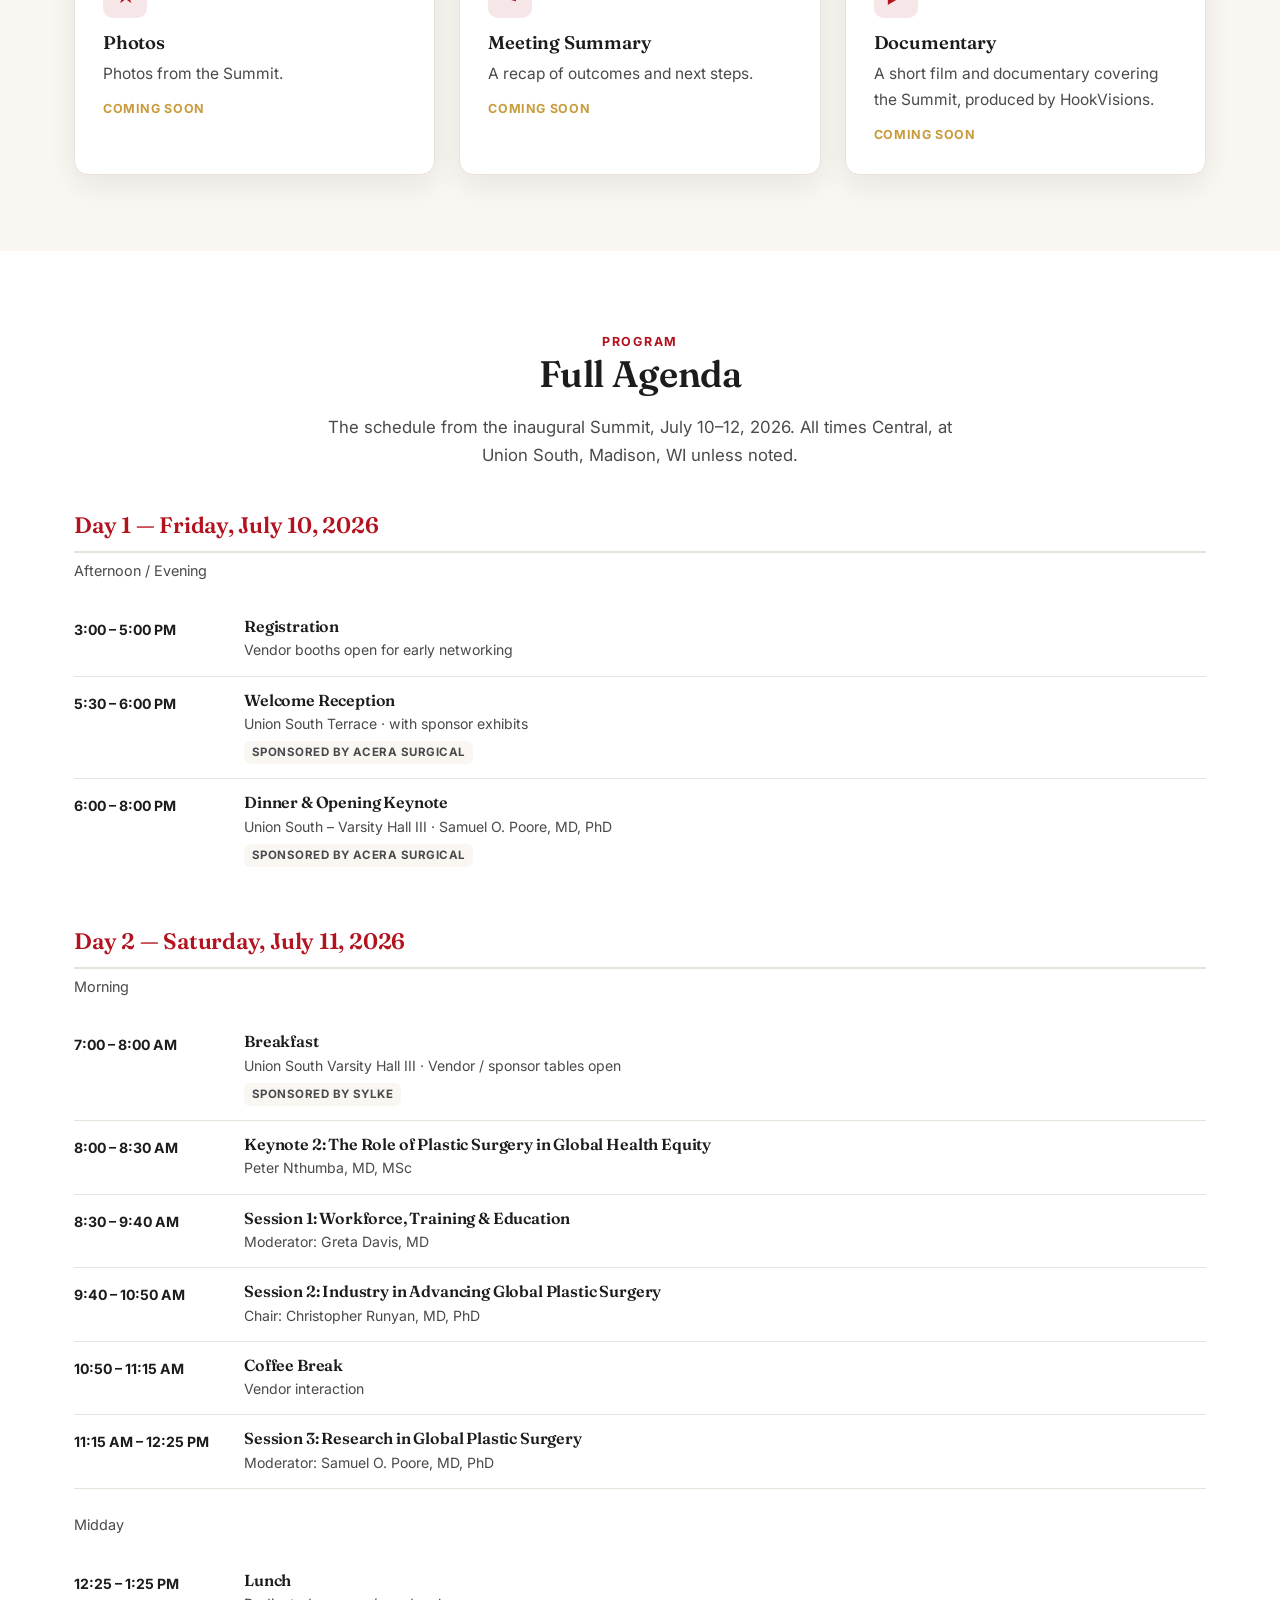
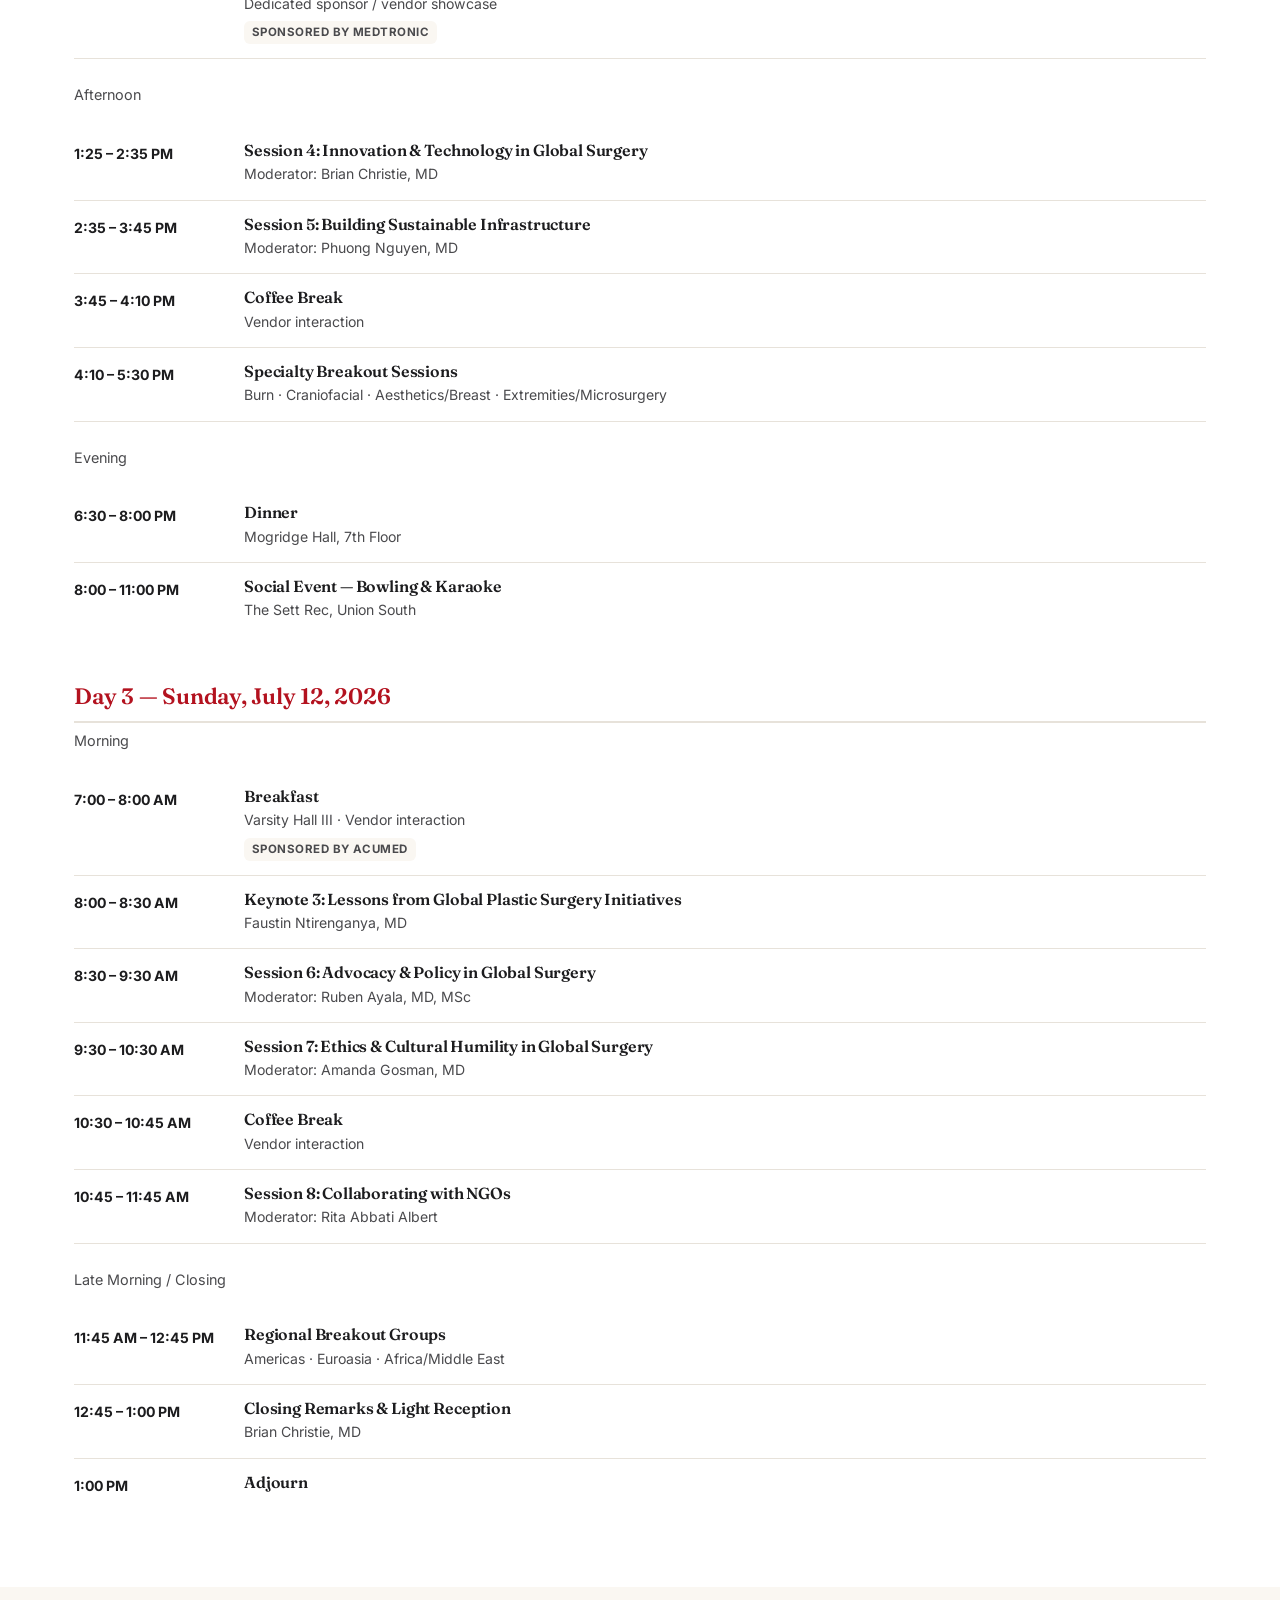
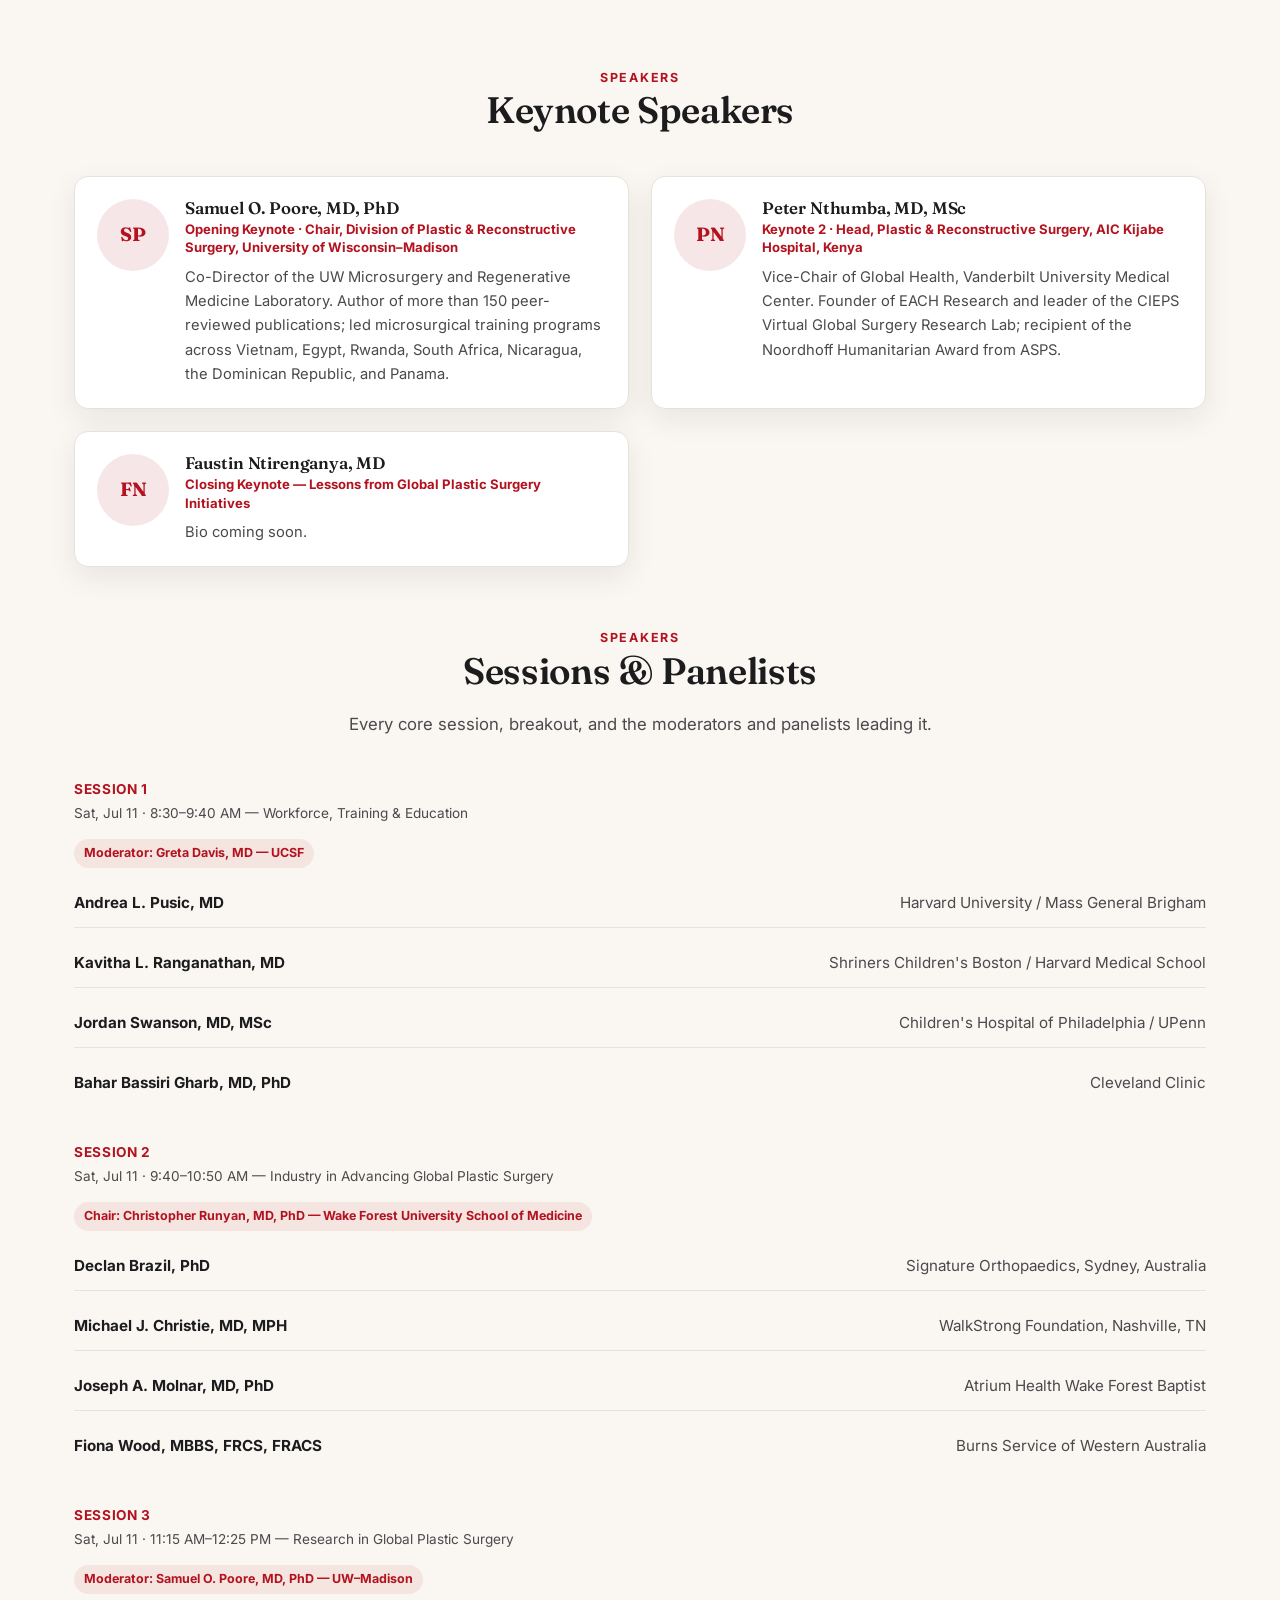
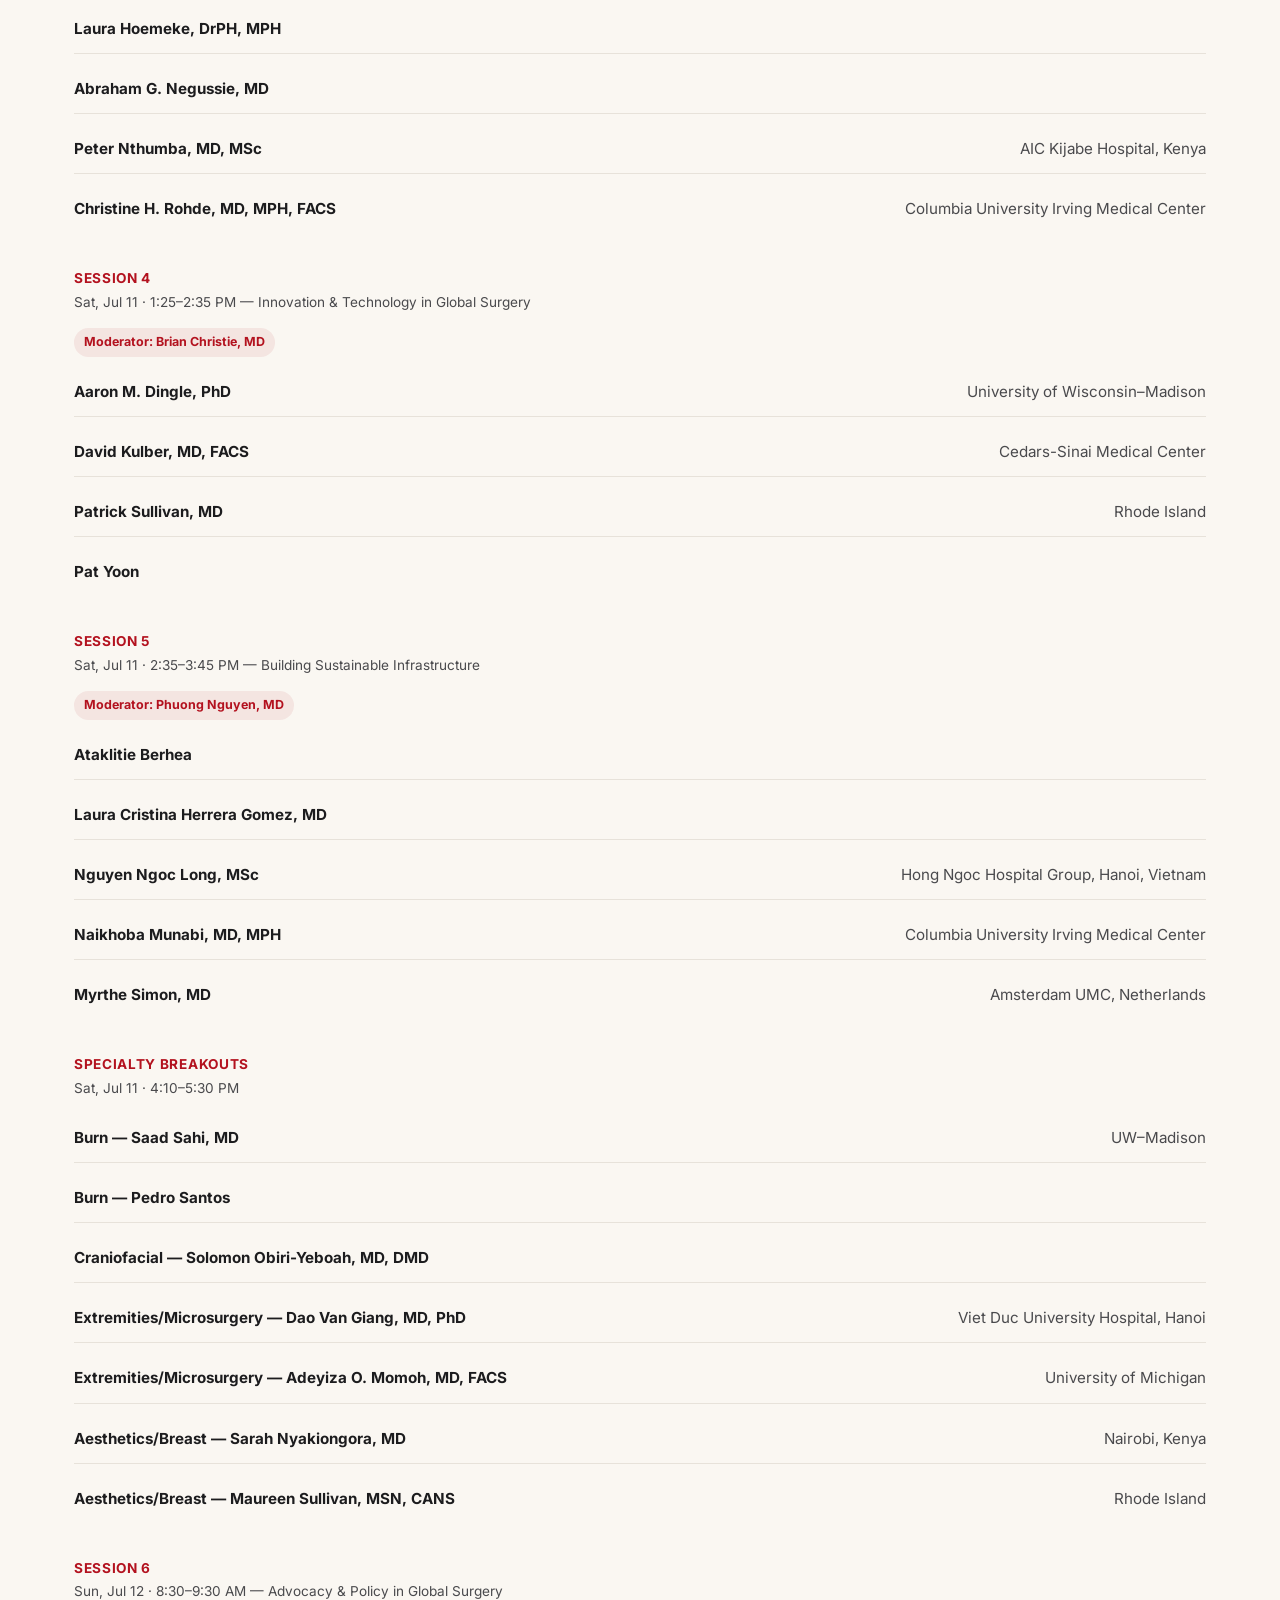
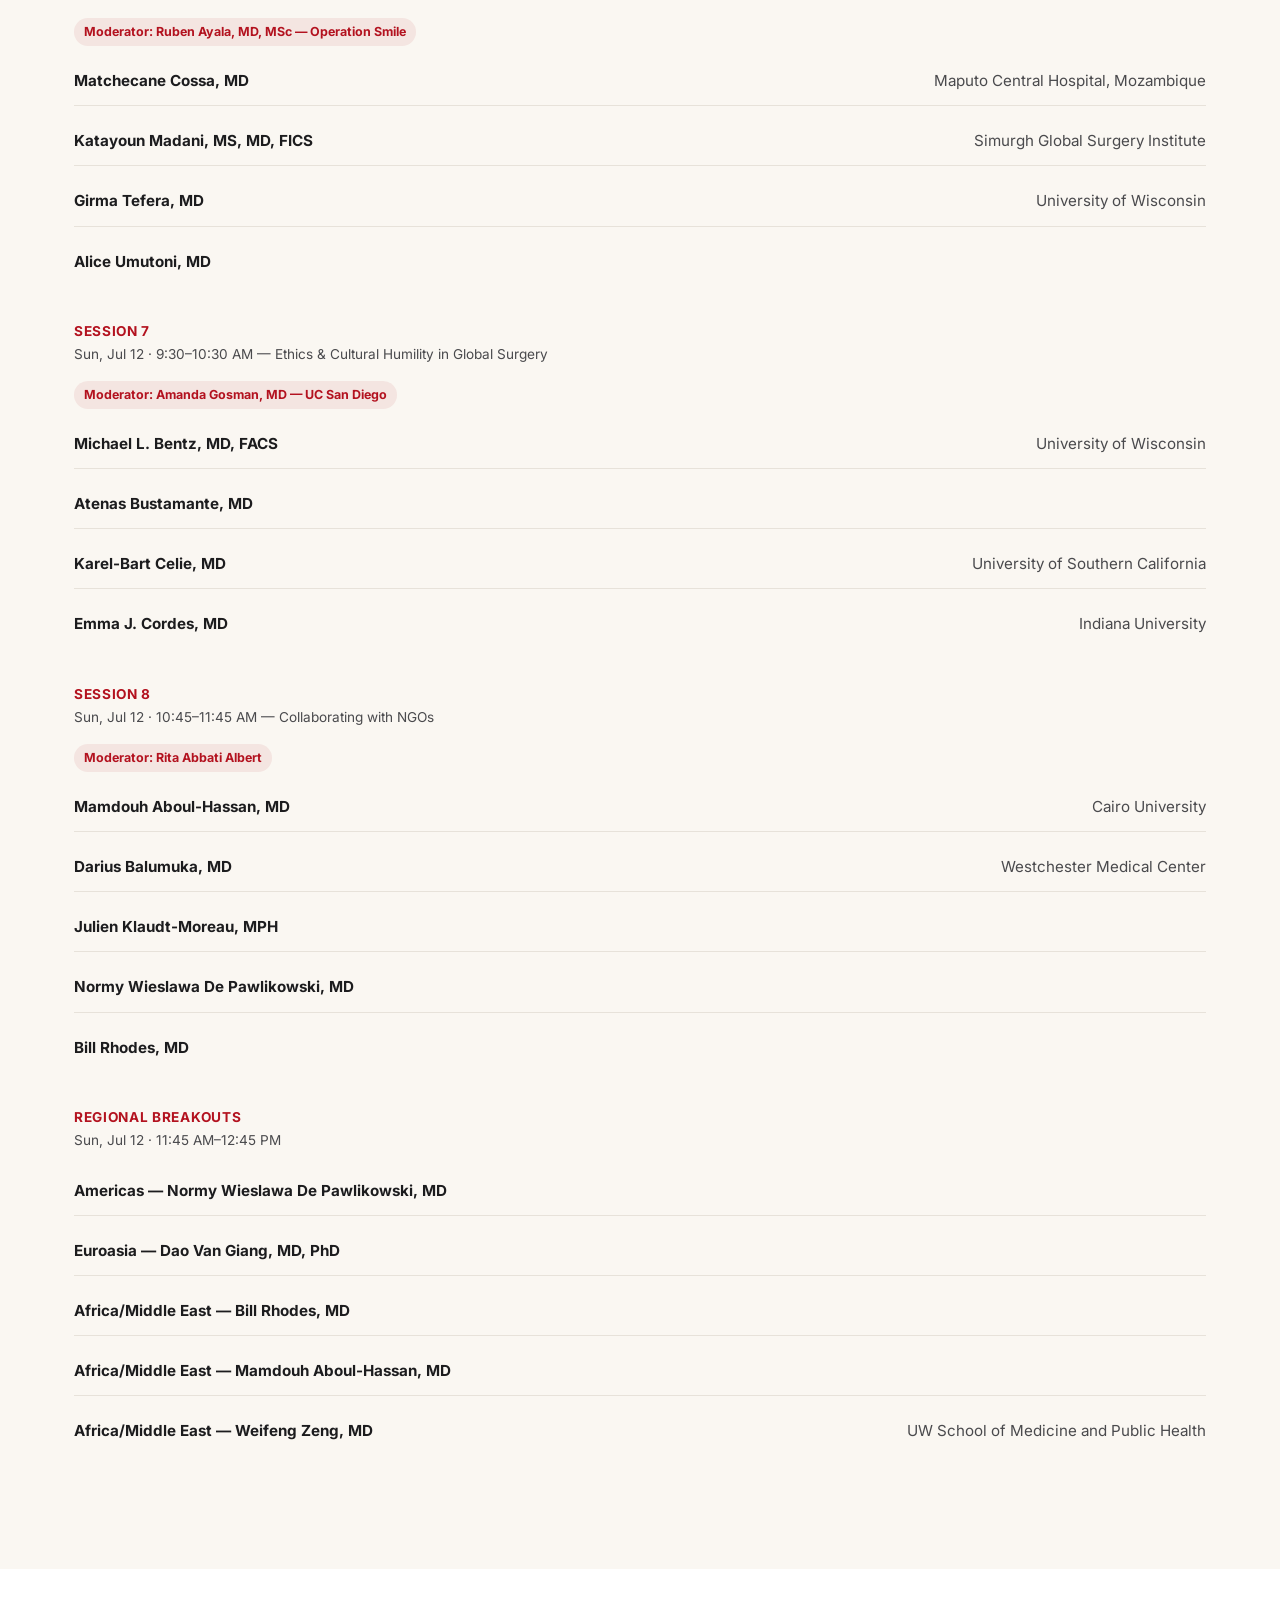
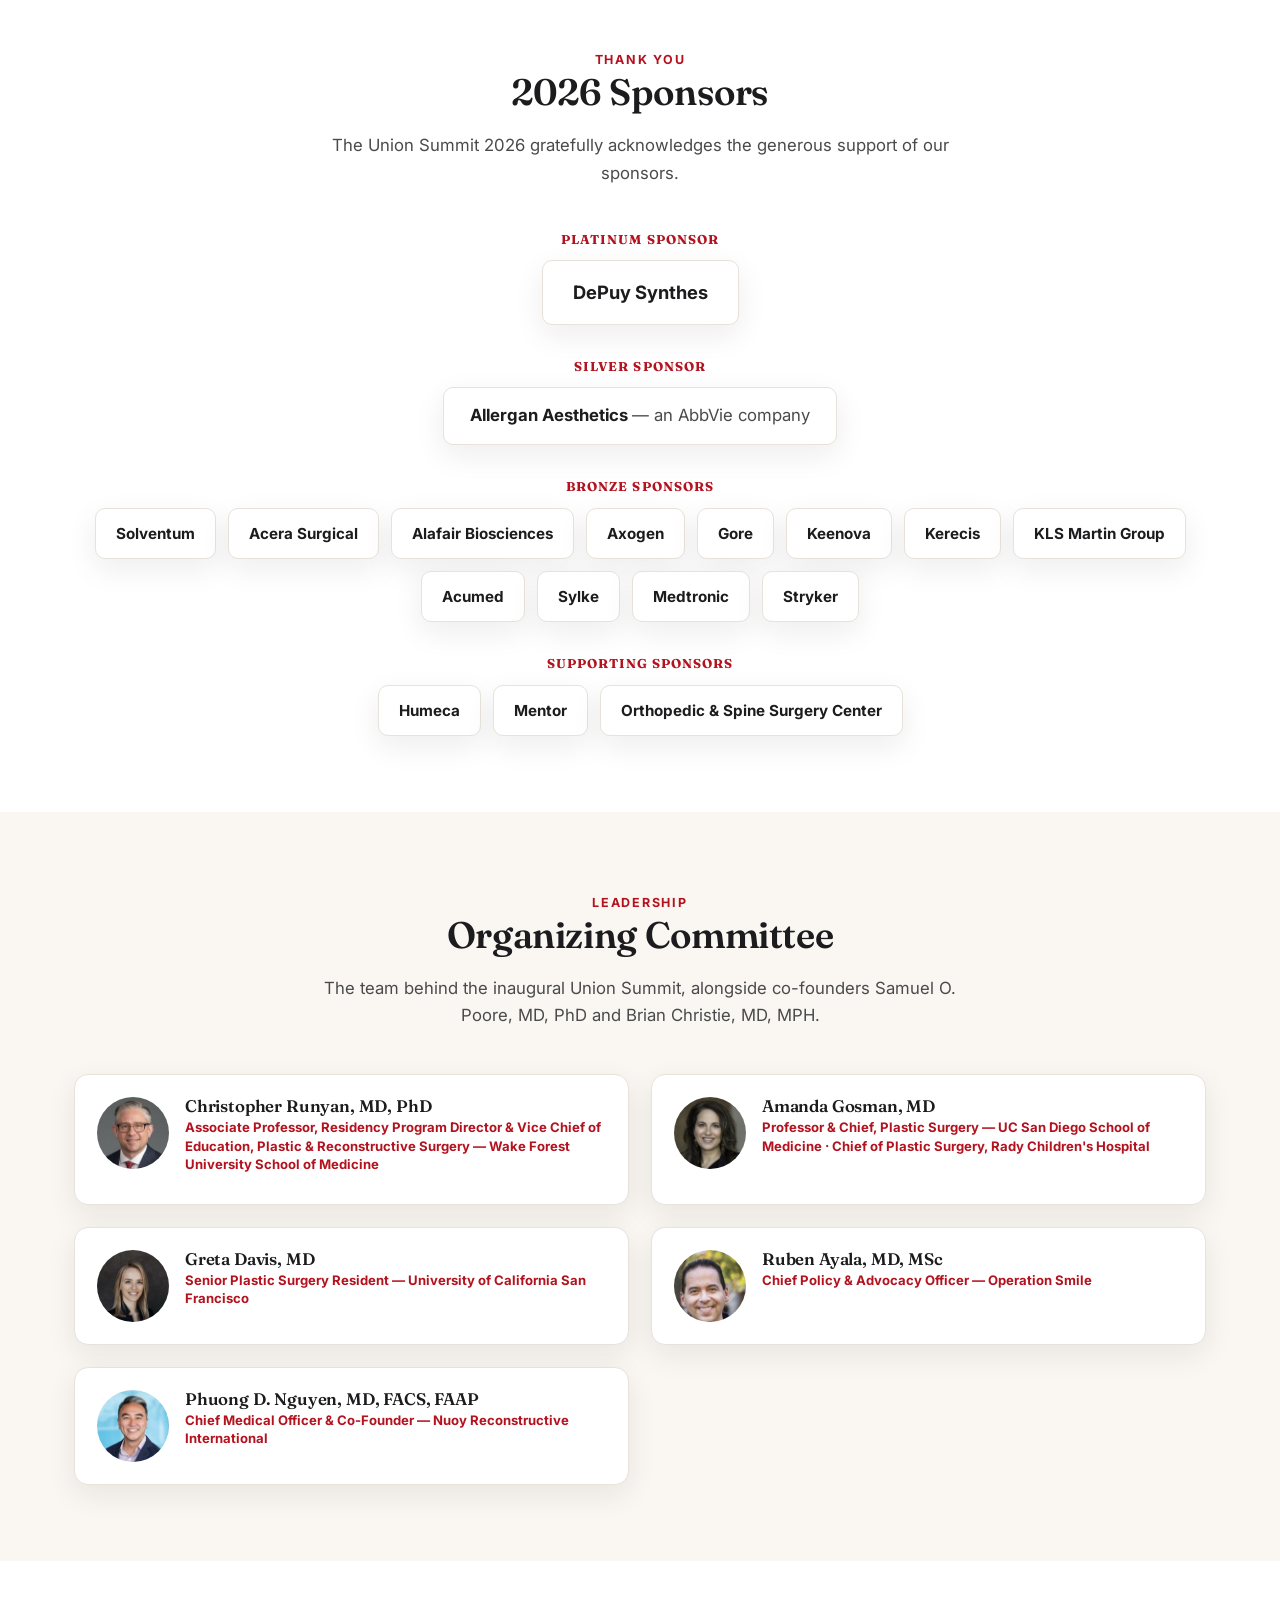
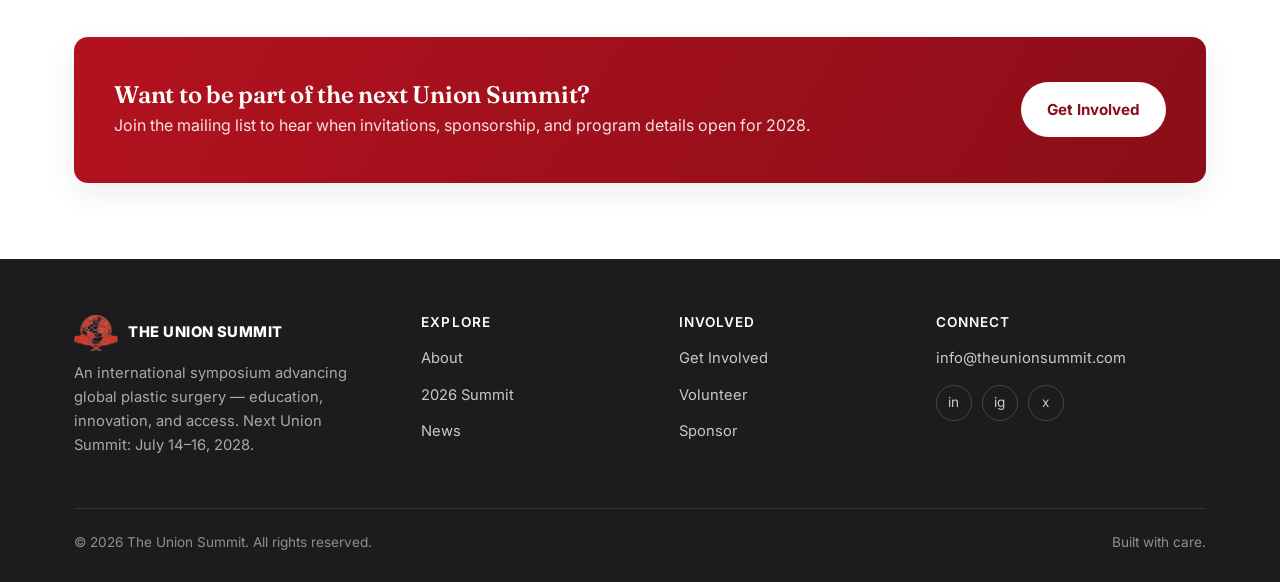
<file: summit2026.html>
<!DOCTYPE html>
<html lang="en">
<head>
<meta charset="UTF-8">
<meta name="viewport" content="width=device-width, initial-scale=1.0">
<title>2026 Summit — The Union Summit</title>
<meta name="description" content="Full program, agenda, speakers, and sponsors for the inaugural The Union Summit, July 10–12, 2026 in Madison, Wisconsin.">
<link rel="icon" href="favicon.png" type="image/png">
<link rel="preconnect" href="https://fonts.googleapis.com">
<link href="https://fonts.googleapis.com/css2?family=Fraunces:wght@500;600;700&family=Inter:wght@400;500;600;700&display=swap" rel="stylesheet">
<link rel="stylesheet" href="style.css">
</head>
<body>

<header class="site-header">
  <div class="nav-wrap">
    <a href="index.html" class="brand">
      <img src="logo-icon.png" alt="The Union Summit logo" class="brand-mark">
      The Union Summit
    </a>
    <button class="nav-toggle" aria-label="Toggle menu" aria-expanded="false">
      <span></span><span></span><span></span>
    </button>
    <ul class="nav-links">
      <li><a href="index.html">Home</a></li>
      <li><a href="about.html">About</a></li>
      <li><a href="summit2026.html" aria-current="page">2026 Summit</a></li>
      <li><a href="news.html">News</a></li>
      <li><a href="get-involved.html">Get Involved</a></li>
    </ul>
  </div>
</header>

<section class="hero hero--sm">
  <div class="container">
    <span class="eyebrow">Inaugural Summit · Completed</span>
    <h1>The Union Summit 2026</h1>
    <p class="lede">Global Plastic Surgery: Education, Innovation &amp; Access. July 10–12, 2026 · Union South, Madison, Wisconsin. Hosted by the University of Wisconsin School of Medicine and Public Health.</p>
    <div class="hero-actions">
      <a href="#agenda" class="btn btn-primary">View the Agenda</a>
      <a href="#speakers" class="btn btn-outline">See Speakers</a>
    </div>
  </div>
</section>

<section class="section">
  <div class="container">
    <div class="section-head center">
      <span class="eyebrow" style="color:var(--red)">The Inaugural Summit</span>
      <h2>An incredible three days</h2>
    </div>
    <div class="pull-quote" style="margin-bottom:36px">
      <blockquote>What an incredible three days. This is exactly what we hoped The Union Summit could become: not just another meeting, but a community of people who genuinely want to work together to improve reconstructive care around the world.</blockquote>
      <cite>Brian Christie, MD, MPH — Closing Remarks, The Union Summit 2026</cite>
    </div>
    <div class="banner">
      <div>
        <h3>Save the Date — The Union Summit 2028</h3>
        <p>July 14–16, 2028 · Our hope is that The Union Summit becomes a community that gathers every two years to keep advancing global reconstructive surgery.</p>
      </div>
      <a href="get-involved.html#mailing-list" class="btn btn-primary">Get Notified</a>
    </div>
  </div>
</section>

<section class="section section--cream">
  <div class="container">
    <div class="grid grid-3">
      <a href="#agenda" class="card" style="text-decoration:none">
        <div class="icon">&#9776;</div>
        <h3>Program Agenda</h3>
        <p>The full three-day schedule — sessions, breakouts, meals, and social events.</p>
      </a>
      <a href="#speakers" class="card" style="text-decoration:none">
        <div class="icon">&#9679;</div>
        <h3>Speakers</h3>
        <p>Keynotes, moderators, and panelists for every session.</p>
      </a>
      <a href="#sponsors" class="card" style="text-decoration:none">
        <div class="icon">&#9670;</div>
        <h3>Sponsors</h3>
        <p>Organizations supporting the 2026 Summit.</p>
      </a>
      <div class="card">
        <div class="icon">&#9733;</div>
        <h3>Photos</h3>
        <p>Photos from the Summit.</p>
        <span class="placeholder-note">Coming soon</span>
      </div>
      <div class="card">
        <div class="icon">&#9998;</div>
        <h3>Meeting Summary</h3>
        <p>A recap of outcomes and next steps.</p>
        <span class="placeholder-note">Coming soon</span>
      </div>
      <div class="card">
        <div class="icon">&#9654;</div>
        <h3>Documentary</h3>
        <p>A short film and documentary covering the Summit, produced by HookVisions.</p>
        <span class="placeholder-note">Coming soon</span>
      </div>
    </div>
  </div>
</section>

<section class="section" id="agenda">
  <div class="container">
    <div class="section-head center">
      <span class="eyebrow" style="color:var(--red)">Program</span>
      <h2>Full Agenda</h2>
      <p>The schedule from the inaugural Summit, July 10–12, 2026. All times Central, at Union South, Madison, WI unless noted.</p>
    </div>

    <div class="agenda-day">
      <h3>Day 1 — Friday, July 10, 2026</h3>
      <div class="day-date">Afternoon / Evening</div>
      <div class="agenda-item">
        <div class="agenda-time">3:00 – 5:00 PM</div>
        <div class="agenda-body"><h4>Registration</h4><p>Vendor booths open for early networking</p></div>
      </div>
      <div class="agenda-item">
        <div class="agenda-time">5:30 – 6:00 PM</div>
        <div class="agenda-body"><h4>Welcome Reception</h4><p>Union South Terrace · with sponsor exhibits</p><span class="agenda-tag">Sponsored by Acera Surgical</span></div>
      </div>
      <div class="agenda-item">
        <div class="agenda-time">6:00 – 8:00 PM</div>
        <div class="agenda-body"><h4>Dinner &amp; Opening Keynote</h4><p>Union South – Varsity Hall III · Samuel O. Poore, MD, PhD</p><span class="agenda-tag">Sponsored by Acera Surgical</span></div>
      </div>
    </div>

    <div class="agenda-day">
      <h3>Day 2 — Saturday, July 11, 2026</h3>
      <div class="day-date">Morning</div>
      <div class="agenda-item">
        <div class="agenda-time">7:00 – 8:00 AM</div>
        <div class="agenda-body"><h4>Breakfast</h4><p>Union South Varsity Hall III · Vendor / sponsor tables open</p><span class="agenda-tag">Sponsored by Sylke</span></div>
      </div>
      <div class="agenda-item">
        <div class="agenda-time">8:00 – 8:30 AM</div>
        <div class="agenda-body"><h4>Keynote 2: The Role of Plastic Surgery in Global Health Equity</h4><p>Peter Nthumba, MD, MSc</p></div>
      </div>
      <div class="agenda-item">
        <div class="agenda-time">8:30 – 9:40 AM</div>
        <div class="agenda-body"><h4>Session 1: Workforce, Training &amp; Education</h4><p>Moderator: Greta Davis, MD</p></div>
      </div>
      <div class="agenda-item">
        <div class="agenda-time">9:40 – 10:50 AM</div>
        <div class="agenda-body"><h4>Session 2: Industry in Advancing Global Plastic Surgery</h4><p>Chair: Christopher Runyan, MD, PhD</p></div>
      </div>
      <div class="agenda-item">
        <div class="agenda-time">10:50 – 11:15 AM</div>
        <div class="agenda-body"><h4>Coffee Break</h4><p>Vendor interaction</p></div>
      </div>
      <div class="agenda-item">
        <div class="agenda-time">11:15 AM – 12:25 PM</div>
        <div class="agenda-body"><h4>Session 3: Research in Global Plastic Surgery</h4><p>Moderator: Samuel O. Poore, MD, PhD</p></div>
      </div>
      <div class="day-date" style="margin-top:24px">Midday</div>
      <div class="agenda-item">
        <div class="agenda-time">12:25 – 1:25 PM</div>
        <div class="agenda-body"><h4>Lunch</h4><p>Dedicated sponsor / vendor showcase</p><span class="agenda-tag">Sponsored by Medtronic</span></div>
      </div>
      <div class="day-date" style="margin-top:24px">Afternoon</div>
      <div class="agenda-item">
        <div class="agenda-time">1:25 – 2:35 PM</div>
        <div class="agenda-body"><h4>Session 4: Innovation &amp; Technology in Global Surgery</h4><p>Moderator: Brian Christie, MD</p></div>
      </div>
      <div class="agenda-item">
        <div class="agenda-time">2:35 – 3:45 PM</div>
        <div class="agenda-body"><h4>Session 5: Building Sustainable Infrastructure</h4><p>Moderator: Phuong Nguyen, MD</p></div>
      </div>
      <div class="agenda-item">
        <div class="agenda-time">3:45 – 4:10 PM</div>
        <div class="agenda-body"><h4>Coffee Break</h4><p>Vendor interaction</p></div>
      </div>
      <div class="agenda-item">
        <div class="agenda-time">4:10 – 5:30 PM</div>
        <div class="agenda-body"><h4>Specialty Breakout Sessions</h4><p>Burn · Craniofacial · Aesthetics/Breast · Extremities/Microsurgery</p></div>
      </div>
      <div class="day-date" style="margin-top:24px">Evening</div>
      <div class="agenda-item">
        <div class="agenda-time">6:30 – 8:00 PM</div>
        <div class="agenda-body"><h4>Dinner</h4><p>Mogridge Hall, 7th Floor</p></div>
      </div>
      <div class="agenda-item">
        <div class="agenda-time">8:00 – 11:00 PM</div>
        <div class="agenda-body"><h4>Social Event — Bowling &amp; Karaoke</h4><p>The Sett Rec, Union South</p></div>
      </div>
    </div>

    <div class="agenda-day">
      <h3>Day 3 — Sunday, July 12, 2026</h3>
      <div class="day-date">Morning</div>
      <div class="agenda-item">
        <div class="agenda-time">7:00 – 8:00 AM</div>
        <div class="agenda-body"><h4>Breakfast</h4><p>Varsity Hall III · Vendor interaction</p><span class="agenda-tag">Sponsored by Acumed</span></div>
      </div>
      <div class="agenda-item">
        <div class="agenda-time">8:00 – 8:30 AM</div>
        <div class="agenda-body"><h4>Keynote 3: Lessons from Global Plastic Surgery Initiatives</h4><p>Faustin Ntirenganya, MD</p></div>
      </div>
      <div class="agenda-item">
        <div class="agenda-time">8:30 – 9:30 AM</div>
        <div class="agenda-body"><h4>Session 6: Advocacy &amp; Policy in Global Surgery</h4><p>Moderator: Ruben Ayala, MD, MSc</p></div>
      </div>
      <div class="agenda-item">
        <div class="agenda-time">9:30 – 10:30 AM</div>
        <div class="agenda-body"><h4>Session 7: Ethics &amp; Cultural Humility in Global Surgery</h4><p>Moderator: Amanda Gosman, MD</p></div>
      </div>
      <div class="agenda-item">
        <div class="agenda-time">10:30 – 10:45 AM</div>
        <div class="agenda-body"><h4>Coffee Break</h4><p>Vendor interaction</p></div>
      </div>
      <div class="agenda-item">
        <div class="agenda-time">10:45 – 11:45 AM</div>
        <div class="agenda-body"><h4>Session 8: Collaborating with NGOs</h4><p>Moderator: Rita Abbati Albert</p></div>
      </div>
      <div class="day-date" style="margin-top:24px">Late Morning / Closing</div>
      <div class="agenda-item">
        <div class="agenda-time">11:45 AM – 12:45 PM</div>
        <div class="agenda-body"><h4>Regional Breakout Groups</h4><p>Americas · Euroasia · Africa/Middle East</p></div>
      </div>
      <div class="agenda-item">
        <div class="agenda-time">12:45 – 1:00 PM</div>
        <div class="agenda-body"><h4>Closing Remarks &amp; Light Reception</h4><p>Brian Christie, MD</p></div>
      </div>
      <div class="agenda-item">
        <div class="agenda-time">1:00 PM</div>
        <div class="agenda-body"><h4>Adjourn</h4></div>
      </div>
    </div>
  </div>
</section>

<section class="section section--cream" id="speakers">
  <div class="container">
    <div class="section-head center">
      <span class="eyebrow" style="color:var(--red)">Speakers</span>
      <h2>Keynote Speakers</h2>
    </div>
    <div class="people" style="margin-bottom:56px">
      <div class="person">
        <div class="person-avatar">SP</div>
        <div>
          <h4>Samuel O. Poore, MD, PhD</h4>
          <div class="person-title">Opening Keynote · Chair, Division of Plastic &amp; Reconstructive Surgery, University of Wisconsin–Madison</div>
          <p class="bio">Co-Director of the UW Microsurgery and Regenerative Medicine Laboratory. Author of more than 150 peer-reviewed publications; led microsurgical training programs across Vietnam, Egypt, Rwanda, South Africa, Nicaragua, the Dominican Republic, and Panama.</p>
        </div>
      </div>
      <div class="person">
        <div class="person-avatar">PN</div>
        <div>
          <h4>Peter Nthumba, MD, MSc</h4>
          <div class="person-title">Keynote 2 · Head, Plastic &amp; Reconstructive Surgery, AIC Kijabe Hospital, Kenya</div>
          <p class="bio">Vice-Chair of Global Health, Vanderbilt University Medical Center. Founder of EACH Research and leader of the CIEPS Virtual Global Surgery Research Lab; recipient of the Noordhoff Humanitarian Award from ASPS.</p>
        </div>
      </div>
      <div class="person">
        <div class="person-avatar">FN</div>
        <div>
          <h4>Faustin Ntirenganya, MD</h4>
          <div class="person-title">Closing Keynote — Lessons from Global Plastic Surgery Initiatives</div>
          <p class="bio">Bio coming soon.</p>
        </div>
      </div>
    </div>

    <div class="section-head center">
      <span class="eyebrow" style="color:var(--red)">Speakers</span>
      <h2>Sessions &amp; Panelists</h2>
      <p>Every core session, breakout, and the moderators and panelists leading it.</p>
    </div>

    <div class="session-block">
      <h4>Session 1</h4>
      <div class="session-time">Sat, Jul 11 · 8:30–9:40 AM — Workforce, Training &amp; Education</div>
      <span class="moderator-tag">Moderator: Greta Davis, MD — UCSF</span>
      <ul class="roster">
        <li><span class="r-name">Andrea L. Pusic, MD</span><span class="r-title">Harvard University / Mass General Brigham</span></li>
        <li><span class="r-name">Kavitha L. Ranganathan, MD</span><span class="r-title">Shriners Children's Boston / Harvard Medical School</span></li>
        <li><span class="r-name">Jordan Swanson, MD, MSc</span><span class="r-title">Children's Hospital of Philadelphia / UPenn</span></li>
        <li><span class="r-name">Bahar Bassiri Gharb, MD, PhD</span><span class="r-title">Cleveland Clinic</span></li>
      </ul>
    </div>

    <div class="session-block">
      <h4>Session 2</h4>
      <div class="session-time">Sat, Jul 11 · 9:40–10:50 AM — Industry in Advancing Global Plastic Surgery</div>
      <span class="moderator-tag">Chair: Christopher Runyan, MD, PhD — Wake Forest University School of Medicine</span>
      <ul class="roster">
        <li><span class="r-name">Declan Brazil, PhD</span><span class="r-title">Signature Orthopaedics, Sydney, Australia</span></li>
        <li><span class="r-name">Michael J. Christie, MD, MPH</span><span class="r-title">WalkStrong Foundation, Nashville, TN</span></li>
        <li><span class="r-name">Joseph A. Molnar, MD, PhD</span><span class="r-title">Atrium Health Wake Forest Baptist</span></li>
        <li><span class="r-name">Fiona Wood, MBBS, FRCS, FRACS</span><span class="r-title">Burns Service of Western Australia</span></li>
      </ul>
    </div>

    <div class="session-block">
      <h4>Session 3</h4>
      <div class="session-time">Sat, Jul 11 · 11:15 AM–12:25 PM — Research in Global Plastic Surgery</div>
      <span class="moderator-tag">Moderator: Samuel O. Poore, MD, PhD — UW–Madison</span>
      <ul class="roster">
        <li><span class="r-name">Laura Hoemeke, DrPH, MPH</span><span class="r-title"></span></li>
        <li><span class="r-name">Abraham G. Negussie, MD</span><span class="r-title"></span></li>
        <li><span class="r-name">Peter Nthumba, MD, MSc</span><span class="r-title">AIC Kijabe Hospital, Kenya</span></li>
        <li><span class="r-name">Christine H. Rohde, MD, MPH, FACS</span><span class="r-title">Columbia University Irving Medical Center</span></li>
      </ul>
    </div>

    <div class="session-block">
      <h4>Session 4</h4>
      <div class="session-time">Sat, Jul 11 · 1:25–2:35 PM — Innovation &amp; Technology in Global Surgery</div>
      <span class="moderator-tag">Moderator: Brian Christie, MD</span>
      <ul class="roster">
        <li><span class="r-name">Aaron M. Dingle, PhD</span><span class="r-title">University of Wisconsin–Madison</span></li>
        <li><span class="r-name">David Kulber, MD, FACS</span><span class="r-title">Cedars-Sinai Medical Center</span></li>
        <li><span class="r-name">Patrick Sullivan, MD</span><span class="r-title">Rhode Island</span></li>
        <li><span class="r-name">Pat Yoon</span><span class="r-title"></span></li>
      </ul>
    </div>

    <div class="session-block">
      <h4>Session 5</h4>
      <div class="session-time">Sat, Jul 11 · 2:35–3:45 PM — Building Sustainable Infrastructure</div>
      <span class="moderator-tag">Moderator: Phuong Nguyen, MD</span>
      <ul class="roster">
        <li><span class="r-name">Ataklitie Berhea</span><span class="r-title"></span></li>
        <li><span class="r-name">Laura Cristina Herrera Gomez, MD</span><span class="r-title"></span></li>
        <li><span class="r-name">Nguyen Ngoc Long, MSc</span><span class="r-title">Hong Ngoc Hospital Group, Hanoi, Vietnam</span></li>
        <li><span class="r-name">Naikhoba Munabi, MD, MPH</span><span class="r-title">Columbia University Irving Medical Center</span></li>
        <li><span class="r-name">Myrthe Simon, MD</span><span class="r-title">Amsterdam UMC, Netherlands</span></li>
      </ul>
    </div>

    <div class="session-block">
      <h4>Specialty Breakouts</h4>
      <div class="session-time">Sat, Jul 11 · 4:10–5:30 PM</div>
      <ul class="roster">
        <li><span class="r-name">Burn — Saad Sahi, MD</span><span class="r-title">UW–Madison</span></li>
        <li><span class="r-name">Burn — Pedro Santos</span><span class="r-title"></span></li>
        <li><span class="r-name">Craniofacial — Solomon Obiri-Yeboah, MD, DMD</span><span class="r-title"></span></li>
        <li><span class="r-name">Extremities/Microsurgery — Dao Van Giang, MD, PhD</span><span class="r-title">Viet Duc University Hospital, Hanoi</span></li>
        <li><span class="r-name">Extremities/Microsurgery — Adeyiza O. Momoh, MD, FACS</span><span class="r-title">University of Michigan</span></li>
        <li><span class="r-name">Aesthetics/Breast — Sarah Nyakiongora, MD</span><span class="r-title">Nairobi, Kenya</span></li>
        <li><span class="r-name">Aesthetics/Breast — Maureen Sullivan, MSN, CANS</span><span class="r-title">Rhode Island</span></li>
      </ul>
    </div>

    <div class="session-block">
      <h4>Session 6</h4>
      <div class="session-time">Sun, Jul 12 · 8:30–9:30 AM — Advocacy &amp; Policy in Global Surgery</div>
      <span class="moderator-tag">Moderator: Ruben Ayala, MD, MSc — Operation Smile</span>
      <ul class="roster">
        <li><span class="r-name">Matchecane Cossa, MD</span><span class="r-title">Maputo Central Hospital, Mozambique</span></li>
        <li><span class="r-name">Katayoun Madani, MS, MD, FICS</span><span class="r-title">Simurgh Global Surgery Institute</span></li>
        <li><span class="r-name">Girma Tefera, MD</span><span class="r-title">University of Wisconsin</span></li>
        <li><span class="r-name">Alice Umutoni, MD</span><span class="r-title"></span></li>
      </ul>
    </div>

    <div class="session-block">
      <h4>Session 7</h4>
      <div class="session-time">Sun, Jul 12 · 9:30–10:30 AM — Ethics &amp; Cultural Humility in Global Surgery</div>
      <span class="moderator-tag">Moderator: Amanda Gosman, MD — UC San Diego</span>
      <ul class="roster">
        <li><span class="r-name">Michael L. Bentz, MD, FACS</span><span class="r-title">University of Wisconsin</span></li>
        <li><span class="r-name">Atenas Bustamante, MD</span><span class="r-title"></span></li>
        <li><span class="r-name">Karel-Bart Celie, MD</span><span class="r-title">University of Southern California</span></li>
        <li><span class="r-name">Emma J. Cordes, MD</span><span class="r-title">Indiana University</span></li>
      </ul>
    </div>

    <div class="session-block">
      <h4>Session 8</h4>
      <div class="session-time">Sun, Jul 12 · 10:45–11:45 AM — Collaborating with NGOs</div>
      <span class="moderator-tag">Moderator: Rita Abbati Albert</span>
      <ul class="roster">
        <li><span class="r-name">Mamdouh Aboul-Hassan, MD</span><span class="r-title">Cairo University</span></li>
        <li><span class="r-name">Darius Balumuka, MD</span><span class="r-title">Westchester Medical Center</span></li>
        <li><span class="r-name">Julien Klaudt-Moreau, MPH</span><span class="r-title"></span></li>
        <li><span class="r-name">Normy Wieslawa De Pawlikowski, MD</span><span class="r-title"></span></li>
        <li><span class="r-name">Bill Rhodes, MD</span><span class="r-title"></span></li>
      </ul>
    </div>

    <div class="session-block">
      <h4>Regional Breakouts</h4>
      <div class="session-time">Sun, Jul 12 · 11:45 AM–12:45 PM</div>
      <ul class="roster">
        <li><span class="r-name">Americas — Normy Wieslawa De Pawlikowski, MD</span><span class="r-title"></span></li>
        <li><span class="r-name">Euroasia — Dao Van Giang, MD, PhD</span><span class="r-title"></span></li>
        <li><span class="r-name">Africa/Middle East — Bill Rhodes, MD</span><span class="r-title"></span></li>
        <li><span class="r-name">Africa/Middle East — Mamdouh Aboul-Hassan, MD</span><span class="r-title"></span></li>
        <li><span class="r-name">Africa/Middle East — Weifeng Zeng, MD</span><span class="r-title">UW School of Medicine and Public Health</span></li>
      </ul>
    </div>
  </div>
</section>

<section class="section" id="sponsors">
  <div class="container">
    <div class="section-head center">
      <span class="eyebrow" style="color:var(--red)">Thank You</span>
      <h2>2026 Sponsors</h2>
      <p>The Union Summit 2026 gratefully acknowledges the generous support of our sponsors.</p>
    </div>

    <div class="sponsor-tier platinum">
      <h4>Platinum Sponsor</h4>
      <div class="sponsor-row"><span class="sponsor-pill">DePuy Synthes</span></div>
    </div>

    <div class="sponsor-tier silver">
      <h4>Silver Sponsor</h4>
      <div class="sponsor-row"><span class="sponsor-pill">Allergan Aesthetics <span style="font-weight:400;color:var(--ink-soft)">— an AbbVie company</span></span></div>
    </div>

    <div class="sponsor-tier">
      <h4>Bronze Sponsors</h4>
      <div class="sponsor-row">
        <span class="sponsor-pill">Solventum</span>
        <span class="sponsor-pill">Acera Surgical</span>
        <span class="sponsor-pill">Alafair Biosciences</span>
        <span class="sponsor-pill">Axogen</span>
        <span class="sponsor-pill">Gore</span>
        <span class="sponsor-pill">Keenova</span>
        <span class="sponsor-pill">Kerecis</span>
        <span class="sponsor-pill">KLS Martin Group</span>
        <span class="sponsor-pill">Acumed</span>
        <span class="sponsor-pill">Sylke</span>
        <span class="sponsor-pill">Medtronic</span>
        <span class="sponsor-pill">Stryker</span>
      </div>
    </div>

    <div class="sponsor-tier">
      <h4>Supporting Sponsors</h4>
      <div class="sponsor-row">
        <span class="sponsor-pill">Humeca</span>
        <span class="sponsor-pill">Mentor</span>
        <span class="sponsor-pill">Orthopedic &amp; Spine Surgery Center</span>
      </div>
    </div>
  </div>
</section>

<section class="section section--cream">
  <div class="container">
    <div class="section-head center">
      <span class="eyebrow" style="color:var(--red)">Leadership</span>
      <h2>Organizing Committee</h2>
      <p>The team behind the inaugural Union Summit, alongside co-founders Samuel O. Poore, MD, PhD and Brian Christie, MD, MPH.</p>
    </div>
    <div class="people">
      <div class="person">
        <img src="runyan.jpg" alt="Christopher Runyan" class="person-avatar">
        <div>
          <h4>Christopher Runyan, MD, PhD</h4>
          <div class="person-title">Associate Professor, Residency Program Director &amp; Vice Chief of Education, Plastic &amp; Reconstructive Surgery — Wake Forest University School of Medicine</div>
        </div>
      </div>
      <div class="person">
        <img src="gosman.jpg" alt="Amanda Gosman" class="person-avatar">
        <div>
          <h4>Amanda Gosman, MD</h4>
          <div class="person-title">Professor &amp; Chief, Plastic Surgery — UC San Diego School of Medicine · Chief of Plastic Surgery, Rady Children's Hospital</div>
        </div>
      </div>
      <div class="person">
        <img src="davis.jpg" alt="Greta Davis" class="person-avatar">
        <div>
          <h4>Greta Davis, MD</h4>
          <div class="person-title">Senior Plastic Surgery Resident — University of California San Francisco</div>
        </div>
      </div>
      <div class="person">
        <img src="ayala.jpg" alt="Ruben Ayala" class="person-avatar">
        <div>
          <h4>Ruben Ayala, MD, MSc</h4>
          <div class="person-title">Chief Policy &amp; Advocacy Officer — Operation Smile</div>
        </div>
      </div>
      <div class="person">
        <img src="nguyen.jpg" alt="Phuong D. Nguyen" class="person-avatar">
        <div>
          <h4>Phuong D. Nguyen, MD, FACS, FAAP</h4>
          <div class="person-title">Chief Medical Officer &amp; Co-Founder — Nuoy Reconstructive International</div>
        </div>
      </div>
    </div>
  </div>
</section>

<section class="section">
  <div class="container">
    <div class="banner">
      <div>
        <h3>Want to be part of the next Union Summit?</h3>
        <p>Join the mailing list to hear when invitations, sponsorship, and program details open for 2028.</p>
      </div>
      <a href="get-involved.html" class="btn btn-primary">Get Involved</a>
    </div>
  </div>
</section>

<footer class="site-footer">
  <div class="container">
    <div class="footer-grid">
      <div class="footer-brand">
        <a href="index.html" class="brand" style="color:#fff;margin-bottom:10px;display:flex">
          <img src="logo-icon.png" alt="The Union Summit logo" class="brand-mark"> The Union Summit
        </a>
        <p>An international symposium advancing global plastic surgery — education, innovation, and access. Next Union Summit: July 14–16, 2028.</p>
      </div>
      <div>
        <h4>Explore</h4>
        <ul>
          <li><a href="about.html">About</a></li>
          <li><a href="summit2026.html">2026 Summit</a></li>
          <li><a href="news.html">News</a></li>
        </ul>
      </div>
      <div>
        <h4>Involved</h4>
        <ul>
          <li><a href="get-involved.html">Get Involved</a></li>
          <li><a href="get-involved.html#volunteer">Volunteer</a></li>
          <li><a href="get-involved.html#sponsor">Sponsor</a></li>
        </ul>
      </div>
      <div>
        <h4>Connect</h4>
        <ul>
          <li><a href="mailto:info@theunionsummit.com">info@theunionsummit.com</a></li>
        </ul>
        <div class="social-row" style="margin-top:14px">
          <a href="#" aria-label="LinkedIn">in</a>
          <a href="#" aria-label="Instagram">ig</a>
          <a href="#" aria-label="X">x</a>
        </div>
      </div>
    </div>
    <div class="footer-bottom">
      <span>&copy; 2026 The Union Summit. All rights reserved.</span>
      <span>Built with care.</span>
    </div>
  </div>
</footer>

<script src="script.js"></script>
</body>
</html>
</file>
<file: style.css>
/* ============================================
   Union Summit — shared stylesheet
   Edit colors/fonts once here; every page updates.
   ============================================ */

:root{
  --red: #B3121F;
  --red-dark: #8A0E18;
  --ink: #1C1C1E;
  --ink-soft: #4A4A4D;
  --paper: #FFFFFF;
  --cream: #FAF7F2;
  --line: #E7E2DA;
  --gold: #C89B3C;

  --font-head: "Fraunces", Georgia, serif;
  --font-body: "Inter", -apple-system, BlinkMacSystemFont, "Segoe UI", sans-serif;

  --max: 1180px;
  --radius: 14px;
  --shadow: 0 10px 30px rgba(28,28,30,.08);
  --shadow-hover: 0 16px 40px rgba(28,28,30,.14);
}

*{box-sizing:border-box}
html{scroll-behavior:smooth}
body{
  margin:0;
  font-family:var(--font-body);
  color:var(--ink);
  background:var(--paper);
  line-height:1.65;
  -webkit-font-smoothing:antialiased;
}
img{max-width:100%;display:block}
a{color:inherit}
h1,h2,h3,h4{
  font-family:var(--font-head);
  line-height:1.15;
  margin:0 0 .5em;
  font-weight:600;
  letter-spacing:-.01em;
}
p{margin:0 0 1em}
.container{max-width:var(--max);margin:0 auto;padding:0 24px}
:focus-visible{outline:3px solid var(--gold);outline-offset:2px}

/* ---------- Header / Nav ---------- */
.site-header{
  position:sticky;top:0;z-index:100;
  background:rgba(255,255,255,.92);
  backdrop-filter:saturate(180%) blur(10px);
  border-bottom:1px solid var(--line);
}
.nav-wrap{
  max-width:var(--max);margin:0 auto;padding:14px 24px;
  display:flex;align-items:center;justify-content:space-between;
}
.brand{
  display:flex;align-items:center;gap:10px;
  font-family:var(--font-body);font-weight:800;font-size:1.15rem;
  text-transform:uppercase;letter-spacing:.03em;
  color:var(--red);text-decoration:none;
}
.brand-mark{
  height:36px;width:auto;object-fit:contain;flex:none;
}
.nav-links{display:flex;gap:8px;align-items:center;list-style:none;margin:0;padding:0}
.nav-links a{
  text-decoration:none;font-weight:600;font-size:.95rem;color:var(--ink-soft);
  padding:10px 14px;border-radius:8px;transition:background .15s,color .15s;
}
.nav-links a:hover,.nav-links a[aria-current="page"]{color:var(--red);background:rgba(179,18,31,.08)}
.nav-toggle{
  display:none;background:none;border:1px solid var(--line);border-radius:8px;
  width:42px;height:42px;cursor:pointer;padding:0;
}
.nav-toggle span{
  display:block;width:20px;height:2px;background:var(--ink);margin:5px auto;
  transition:transform .2s, opacity .2s;
}
.nav-toggle.open span:nth-child(1){transform:translateY(7px) rotate(45deg)}
.nav-toggle.open span:nth-child(2){opacity:0}
.nav-toggle.open span:nth-child(3){transform:translateY(-7px) rotate(-45deg)}

@media (max-width:820px){
  .nav-toggle{display:block}
  .nav-links{
    position:absolute;top:100%;left:0;right:0;
    background:var(--paper);border-bottom:1px solid var(--line);
    flex-direction:column;align-items:stretch;gap:2px;padding:10px 16px 16px;
    display:none;
  }
  .nav-links.open{display:flex}
  .nav-links a{padding:12px 14px}
}

/* ---------- Hero ---------- */
.hero{
  position:relative;color:#fff;overflow:hidden;
  background:
    radial-gradient(1200px 500px at 15% -10%, rgba(255,255,255,.12), transparent 60%),
    linear-gradient(135deg,var(--red-dark),var(--red) 55%,#7a0d15);
}
.hero .container{
  padding-top:96px;padding-bottom:96px;
  max-width:900px;text-align:center;
  display:flex;flex-direction:column;align-items:center;gap:22px;
}
.hero.hero--sm .container{padding-top:64px;padding-bottom:64px}
.hero-logo{
  background:#fff;border-radius:24px;padding:22px 30px;
  box-shadow:0 20px 50px rgba(0,0,0,.25);
  display:inline-flex;
}
.hero-logo img{height:120px;width:auto;display:block}
@media (max-width:600px){.hero-logo{padding:16px 20px}.hero-logo img{height:80px}}
.hero-logo-plain{display:flex}
.hero-logo-plain img{height:150px;width:auto;display:block;filter:drop-shadow(0 12px 24px rgba(0,0,0,.25))}
@media (max-width:600px){.hero-logo-plain img{height:100px}}
.eyebrow{
  text-transform:uppercase;letter-spacing:.14em;font-size:.78rem;font-weight:700;
  color:rgba(255,255,255,.85);
}
.hero h1{font-size:clamp(2.2rem,5vw,3.6rem);margin:0}
.hero p.lede{font-size:1.15rem;color:rgba(255,255,255,.9);max-width:640px;margin:0}
.hero-actions{display:flex;gap:14px;flex-wrap:wrap;justify-content:center;margin-top:6px}

/* ---------- Buttons ---------- */
.btn{
  display:inline-flex;align-items:center;justify-content:center;gap:8px;
  font-family:var(--font-body);font-weight:700;font-size:.95rem;
  padding:13px 24px;border-radius:999px;text-decoration:none;
  border:2px solid transparent;cursor:pointer;transition:transform .15s,box-shadow .15s,background .15s,color .15s;
}
.btn:hover{transform:translateY(-2px)}
.btn-primary{background:#fff;color:var(--red-dark)}
.btn-primary:hover{box-shadow:0 8px 20px rgba(0,0,0,.18)}
.btn-outline{border-color:rgba(255,255,255,.7);color:#fff}
.btn-outline:hover{background:rgba(255,255,255,.12)}
.btn-solid{background:var(--red);color:#fff}
.btn-solid:hover{background:var(--red-dark);box-shadow:0 8px 20px rgba(179,18,31,.3)}

/* ---------- Sections ---------- */
.section{padding:76px 0}
.section--cream{background:var(--cream)}
.section-head{max-width:640px;margin:0 0 44px}
.section-head.center{margin-left:auto;margin-right:auto;text-align:center}
.section-head .eyebrow{color:var(--red)}
.section-head h2{font-size:clamp(1.7rem,3vw,2.3rem);color:var(--ink)}
.section-head p{color:var(--ink-soft);font-size:1.05rem}

/* ---------- Cards / grid ---------- */
.grid{display:grid;gap:24px}
.grid-2{grid-template-columns:repeat(2,1fr)}
.grid-3{grid-template-columns:repeat(3,1fr)}
.grid-4{grid-template-columns:repeat(4,1fr)}
@media (max-width:900px){.grid-3,.grid-4{grid-template-columns:repeat(2,1fr)}}
@media (max-width:600px){.grid-2,.grid-3,.grid-4{grid-template-columns:1fr}}

.card{
  background:var(--paper);border:1px solid var(--line);border-radius:var(--radius);
  padding:28px;box-shadow:var(--shadow);transition:box-shadow .2s,transform .2s;
}
.card:hover{box-shadow:var(--shadow-hover);transform:translateY(-3px)}
.card .icon{
  width:44px;height:44px;border-radius:10px;background:rgba(179,18,31,.1);
  color:var(--red);display:flex;align-items:center;justify-content:center;
  font-size:1.3rem;margin-bottom:14px;
}
.card h3{font-size:1.15rem;margin-bottom:8px}
.card p{color:var(--ink-soft);margin-bottom:0;font-size:.97rem}
.card .placeholder-note{
  display:inline-block;margin-top:12px;font-size:.78rem;font-weight:700;
  color:var(--gold);text-transform:uppercase;letter-spacing:.05em;
}

/* ---------- Banner / CTA ---------- */
.banner{
  background:linear-gradient(120deg,var(--red),var(--red-dark));
  color:#fff;border-radius:var(--radius);padding:44px 40px;
  display:flex;align-items:center;justify-content:space-between;gap:24px;flex-wrap:wrap;
  box-shadow:var(--shadow);
}
.banner h3{margin:0 0 4px;font-size:1.5rem}
.banner p{margin:0;color:rgba(255,255,255,.88)}

/* ---------- Gallery ---------- */
.gallery{display:grid;grid-template-columns:repeat(4,1fr);gap:14px}
@media (max-width:820px){.gallery{grid-template-columns:repeat(2,1fr)}}
.gallery .ph{
  aspect-ratio:4/3;border-radius:12px;
  background:linear-gradient(135deg,#f1ece3,#e6ddcf);
  display:flex;align-items:center;justify-content:center;
  color:var(--ink-soft);font-size:.85rem;font-weight:600;text-align:center;padding:10px;
  border:1px dashed #d8cfbe;
}

/* ---------- Pull quote ---------- */
.pull-quote{
  max-width:820px;margin:0 auto;text-align:center;
}
.pull-quote blockquote{
  margin:0 0 20px;font-family:var(--font-head);font-size:clamp(1.3rem,2.4vw,1.7rem);
  color:var(--ink);line-height:1.4;font-weight:500;
}
.pull-quote blockquote::before{content:"\201C"}
.pull-quote blockquote::after{content:"\201D"}
.pull-quote cite{font-style:normal;color:var(--red);font-weight:700;font-size:.92rem}

/* ---------- People / bios ---------- */
.people{display:grid;gap:22px;grid-template-columns:repeat(2,1fr)}
@media (max-width:700px){.people{grid-template-columns:1fr}}
.person{
  display:flex;gap:16px;background:var(--paper);border:1px solid var(--line);
  border-radius:var(--radius);padding:22px;box-shadow:var(--shadow);
}
.person-avatar{
  width:72px;height:72px;border-radius:50%;flex:none;
  background:rgba(179,18,31,.1);color:var(--red);
  display:flex;align-items:center;justify-content:center;
  font-family:var(--font-head);font-weight:700;font-size:1.2rem;
  object-fit:cover;
}
.person h4{margin:0 0 2px;font-size:1.05rem}
.person .person-title{color:var(--red);font-weight:700;font-size:.82rem;margin-bottom:8px;line-height:1.4}
.person p.bio{color:var(--ink-soft);font-size:.92rem;margin:0}

/* ---------- Roster (name + title only, no bio) ---------- */
.roster{list-style:none;margin:0;padding:0;display:grid;gap:10px}
.roster li{
  display:flex;justify-content:space-between;gap:16px;flex-wrap:wrap;
  padding:12px 0;border-bottom:1px solid var(--line);font-size:.95rem;
}
.roster li:last-child{border-bottom:none}
.roster .r-name{font-weight:700;color:var(--ink)}
.roster .r-title{color:var(--ink-soft);text-align:right}
.session-block{margin-bottom:38px}
.session-block h4{
  font-family:var(--font-body);font-weight:700;font-size:.85rem;
  text-transform:uppercase;letter-spacing:.05em;color:var(--red);margin-bottom:4px;
}
.session-block .session-time{color:var(--ink-soft);font-size:.85rem;margin-bottom:14px}
.moderator-tag{
  display:inline-block;background:rgba(179,18,31,.08);color:var(--red);
  font-weight:700;font-size:.78rem;padding:4px 10px;border-radius:999px;margin-bottom:10px;
}

/* ---------- Agenda ---------- */
.agenda-day{margin-bottom:48px}
.agenda-day:last-child{margin-bottom:0}
.agenda-day h3{
  font-size:1.4rem;color:var(--red);border-bottom:2px solid var(--line);
  padding-bottom:12px;margin-bottom:6px;
}
.agenda-day .day-date{color:var(--ink-soft);font-size:.9rem;margin-bottom:20px}
.agenda-item{
  display:flex;gap:20px;padding:14px 0;border-bottom:1px solid var(--line);
}
.agenda-item:last-child{border-bottom:none}
.agenda-time{
  flex:none;width:150px;font-weight:700;font-size:.88rem;color:var(--ink);
  padding-top:1px;
}
.agenda-body h4{margin:0 0 3px;font-size:1rem}
.agenda-body p{margin:0;color:var(--ink-soft);font-size:.88rem}
.agenda-tag{
  display:inline-block;background:var(--cream);color:var(--ink-soft);
  font-size:.72rem;font-weight:700;text-transform:uppercase;letter-spacing:.04em;
  padding:2px 8px;border-radius:6px;margin-top:6px;
}

/* ---------- Sponsors ---------- */
.sponsor-tier{margin-bottom:34px}
.sponsor-tier:last-child{margin-bottom:0}
.sponsor-tier h4{
  font-size:.8rem;text-transform:uppercase;letter-spacing:.08em;font-weight:700;
  color:var(--red);margin-bottom:14px;text-align:center;
}
.sponsor-row{display:flex;flex-wrap:wrap;gap:12px;justify-content:center}
.sponsor-pill{
  background:var(--paper);border:1px solid var(--line);border-radius:10px;
  padding:12px 20px;font-weight:700;color:var(--ink);font-size:.95rem;
  box-shadow:var(--shadow);
}
.sponsor-tier.platinum .sponsor-pill{font-size:1.15rem;padding:16px 30px}
.sponsor-tier.silver .sponsor-pill{font-size:1.05rem;padding:14px 26px}

/* ---------- Stats ---------- */
.stats{display:flex;gap:40px;flex-wrap:wrap;justify-content:center}
.stat{text-align:center}
.stat .num{font-family:var(--font-head);font-size:2.4rem;color:var(--red);font-weight:600}
.stat .label{color:var(--ink-soft);font-size:.9rem;text-transform:uppercase;letter-spacing:.06em}

/* ---------- Forms ---------- */
.form{max-width:560px}
.form label{display:block;font-weight:700;font-size:.9rem;margin-bottom:6px}
.form input,.form textarea,.form select{
  width:100%;padding:12px 14px;border-radius:10px;border:1px solid var(--line);
  font-family:var(--font-body);font-size:.97rem;margin-bottom:16px;background:#fff;
}
.form input:focus,.form textarea:focus{outline:2px solid var(--red);outline-offset:1px;border-color:var(--red)}

/* ---------- Footer ---------- */
.site-footer{background:var(--ink);color:#d9d9db;padding:56px 0 28px;margin-top:0}
.footer-grid{display:grid;grid-template-columns:1.4fr 1fr 1fr 1.2fr;gap:32px;padding-bottom:36px;border-bottom:1px solid rgba(255,255,255,.1)}
@media (max-width:820px){.footer-grid{grid-template-columns:1fr 1fr}}
@media (max-width:520px){.footer-grid{grid-template-columns:1fr}}
.site-footer h4{color:#fff;font-family:var(--font-body);font-size:.85rem;text-transform:uppercase;letter-spacing:.08em;margin-bottom:14px}
.site-footer a{color:#c9c9cd;text-decoration:none;font-size:.92rem}
.site-footer a:hover{color:#fff}
.site-footer ul{list-style:none;margin:0;padding:0;display:flex;flex-direction:column;gap:10px}
.footer-brand p{color:#a9a9ad;font-size:.92rem;max-width:280px}
.footer-bottom{padding-top:22px;display:flex;justify-content:space-between;flex-wrap:wrap;gap:10px;font-size:.85rem;color:#8f8f93}
.social-row{display:flex;gap:10px}
.social-row a{
  width:36px;height:36px;border-radius:50%;border:1px solid rgba(255,255,255,.18);
  display:flex;align-items:center;justify-content:center;font-size:.85rem;
}
.social-row a:hover{background:rgba(255,255,255,.1)}

/* ---------- Utility ---------- */
.text-center{text-align:center}
.mt-0{margin-top:0}
</file>
